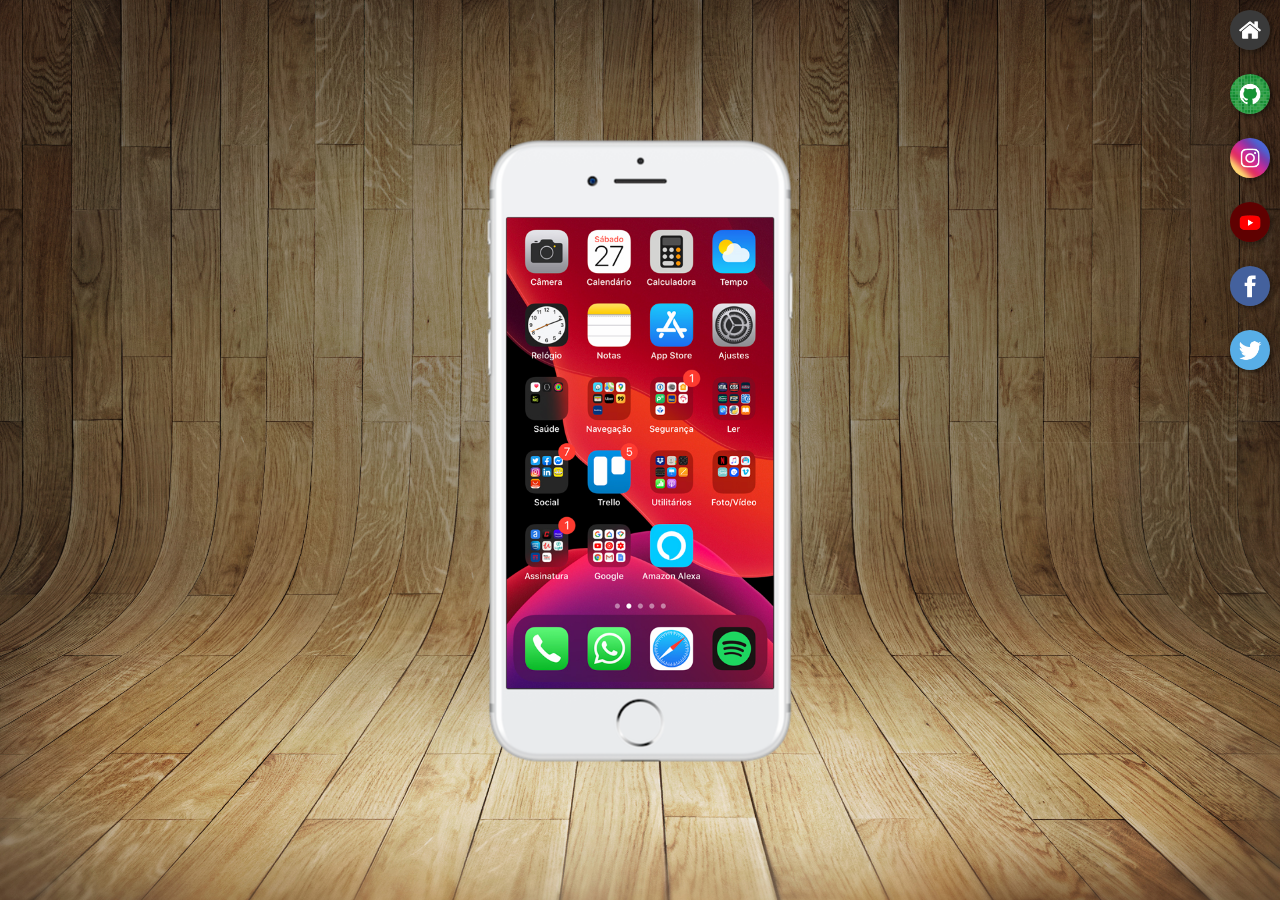
<file: index.html>
<!DOCTYPE html>
<html lang="pt-br">
<head>
    <meta charset="UTF-8">
    <meta name="viewport" content="width=device-width, initial-scale=1.0">
    <title>Projeto Redes Sociais</title>
    <link rel="shortcut icon" href="favicon.ico" type="image/x-icon">
    <link rel="stylesheet" href="estilos/style.css">
</head>
<body>
    <main>
        <section id="telefone">
            <iframe src="home.html" name="tela" id="tela" frameborder="0">
                Seu navegador não é compatível com isso.
            </iframe>
        </section>
        <section id="redes-sociais">
            <a href="home.html" target="tela"><img src="imagens/logo-home.jpg" alt="Home"></a><br>
            <a href="github.html" target="tela"><img src="imagens/logo-github.jpg" alt="Github"></a><br>
            <a href="instagran.html" target="tela"><img src="imagens/logo-instagram.jpg" alt="Instagran"></a><br>
            <a href="youtube.html" target="tela"><img src="imagens/logo-youtube.jpg" alt="YouTube"></a><br>
            <a href="facebook.html" target="tela"><img src="imagens/logo-facebook.jpg" alt="Facebook"></a><br>
            <a href="twitter.html" target="tela"><img src="imagens/logo-twitter.jpg" alt="Twitter"></a><br>

        </section>
    </main>
</body>
</html>
</file>
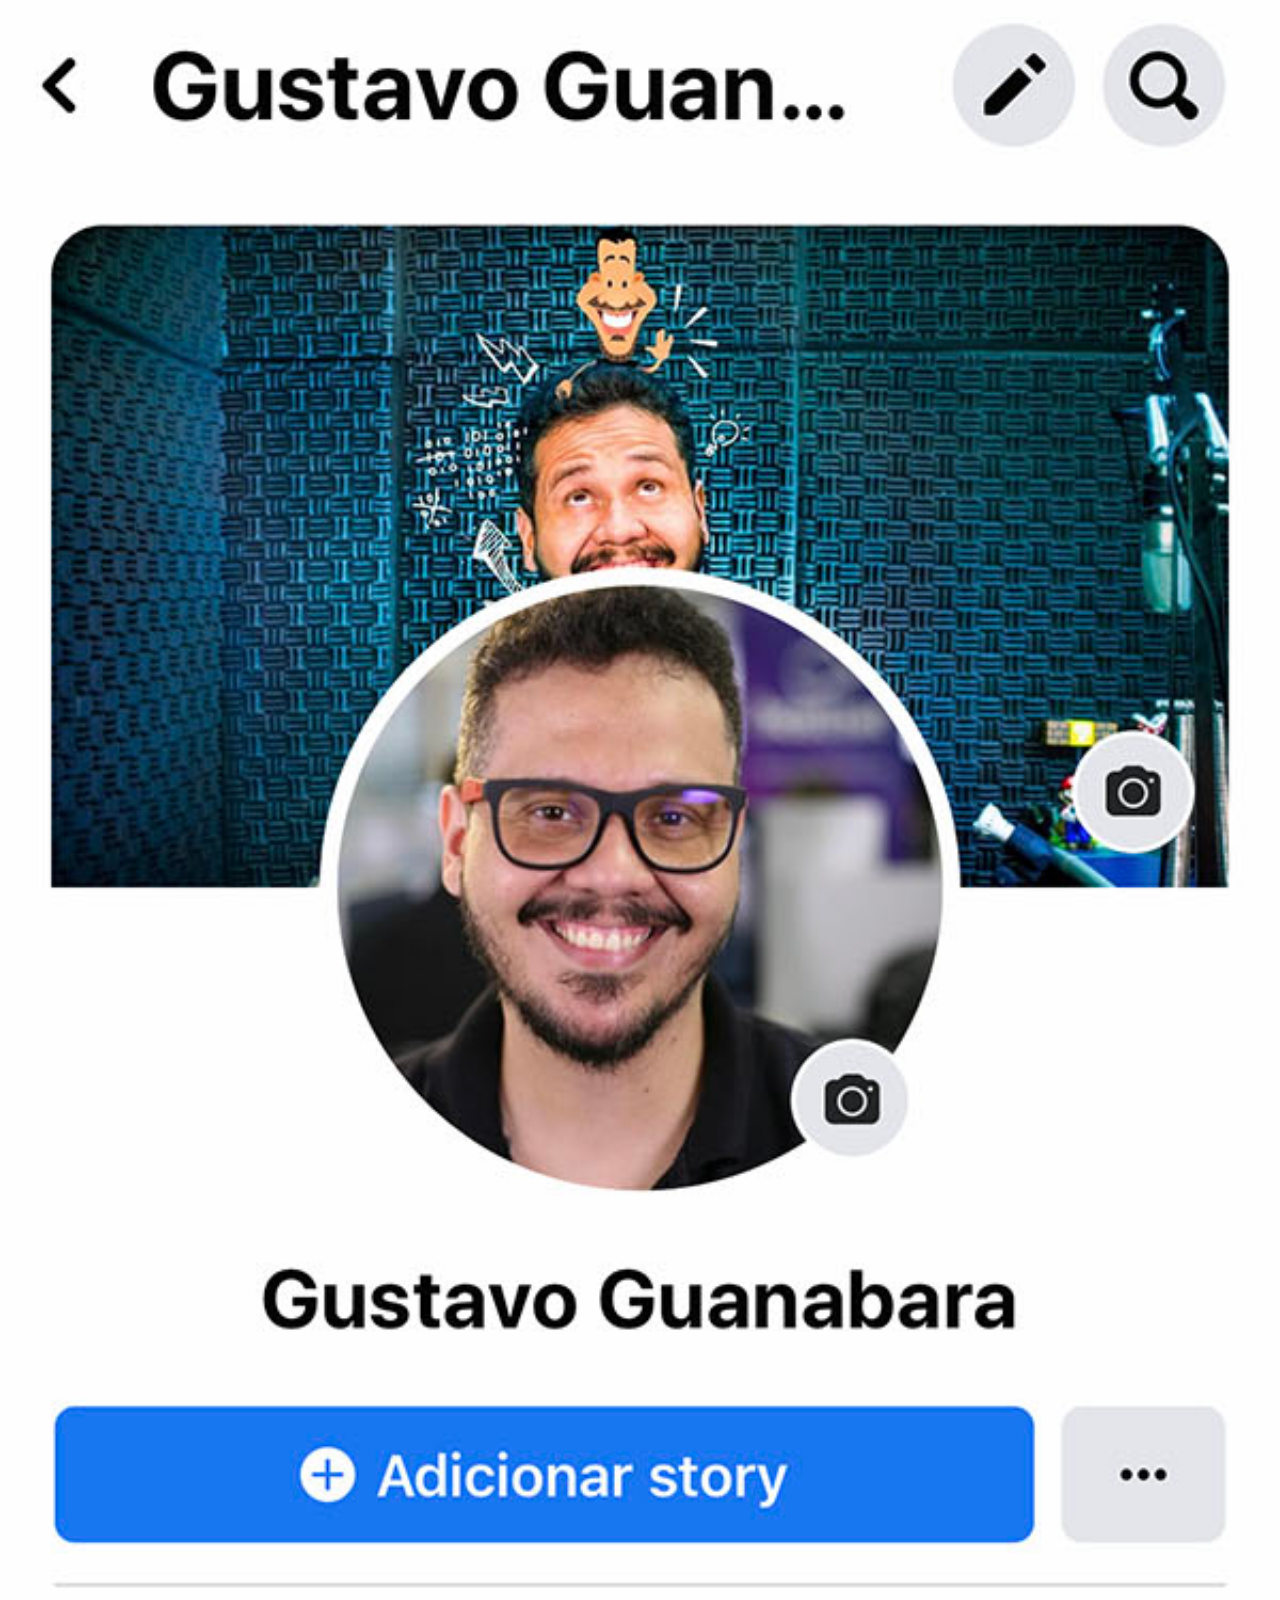
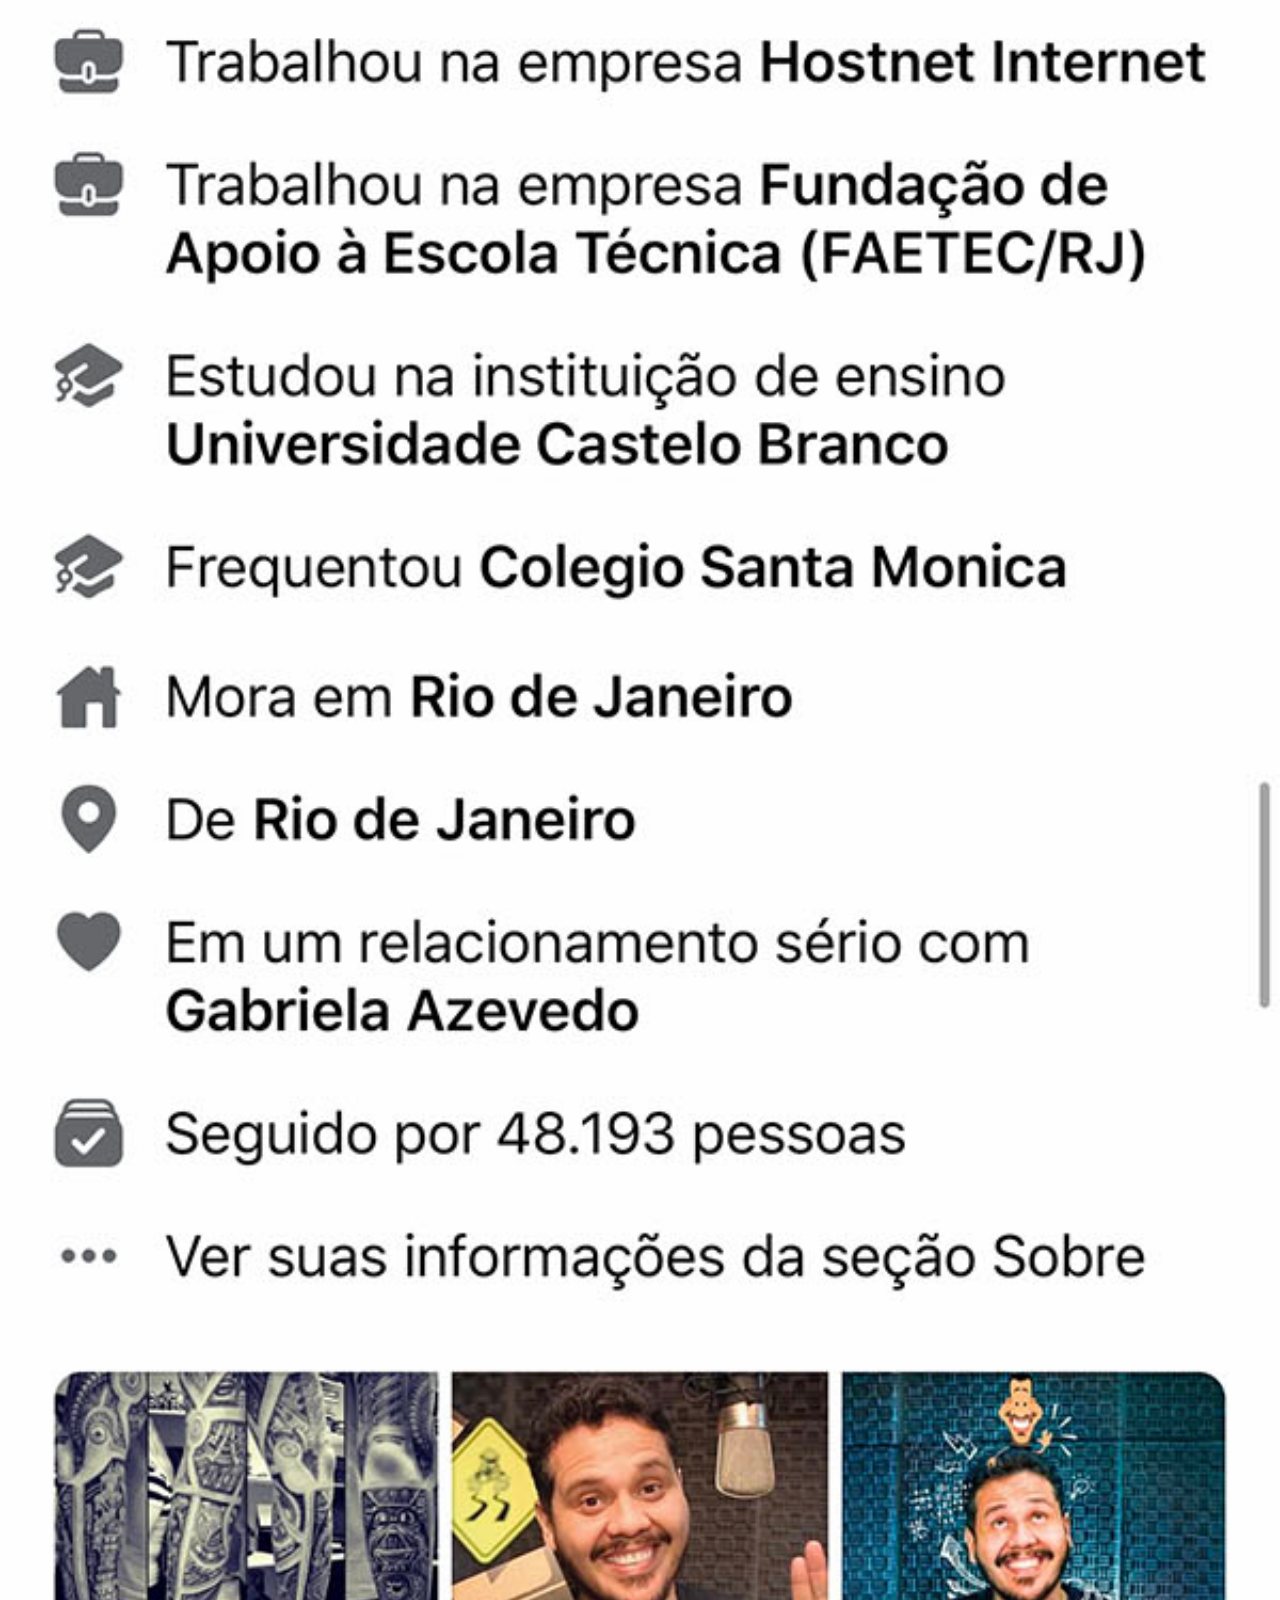
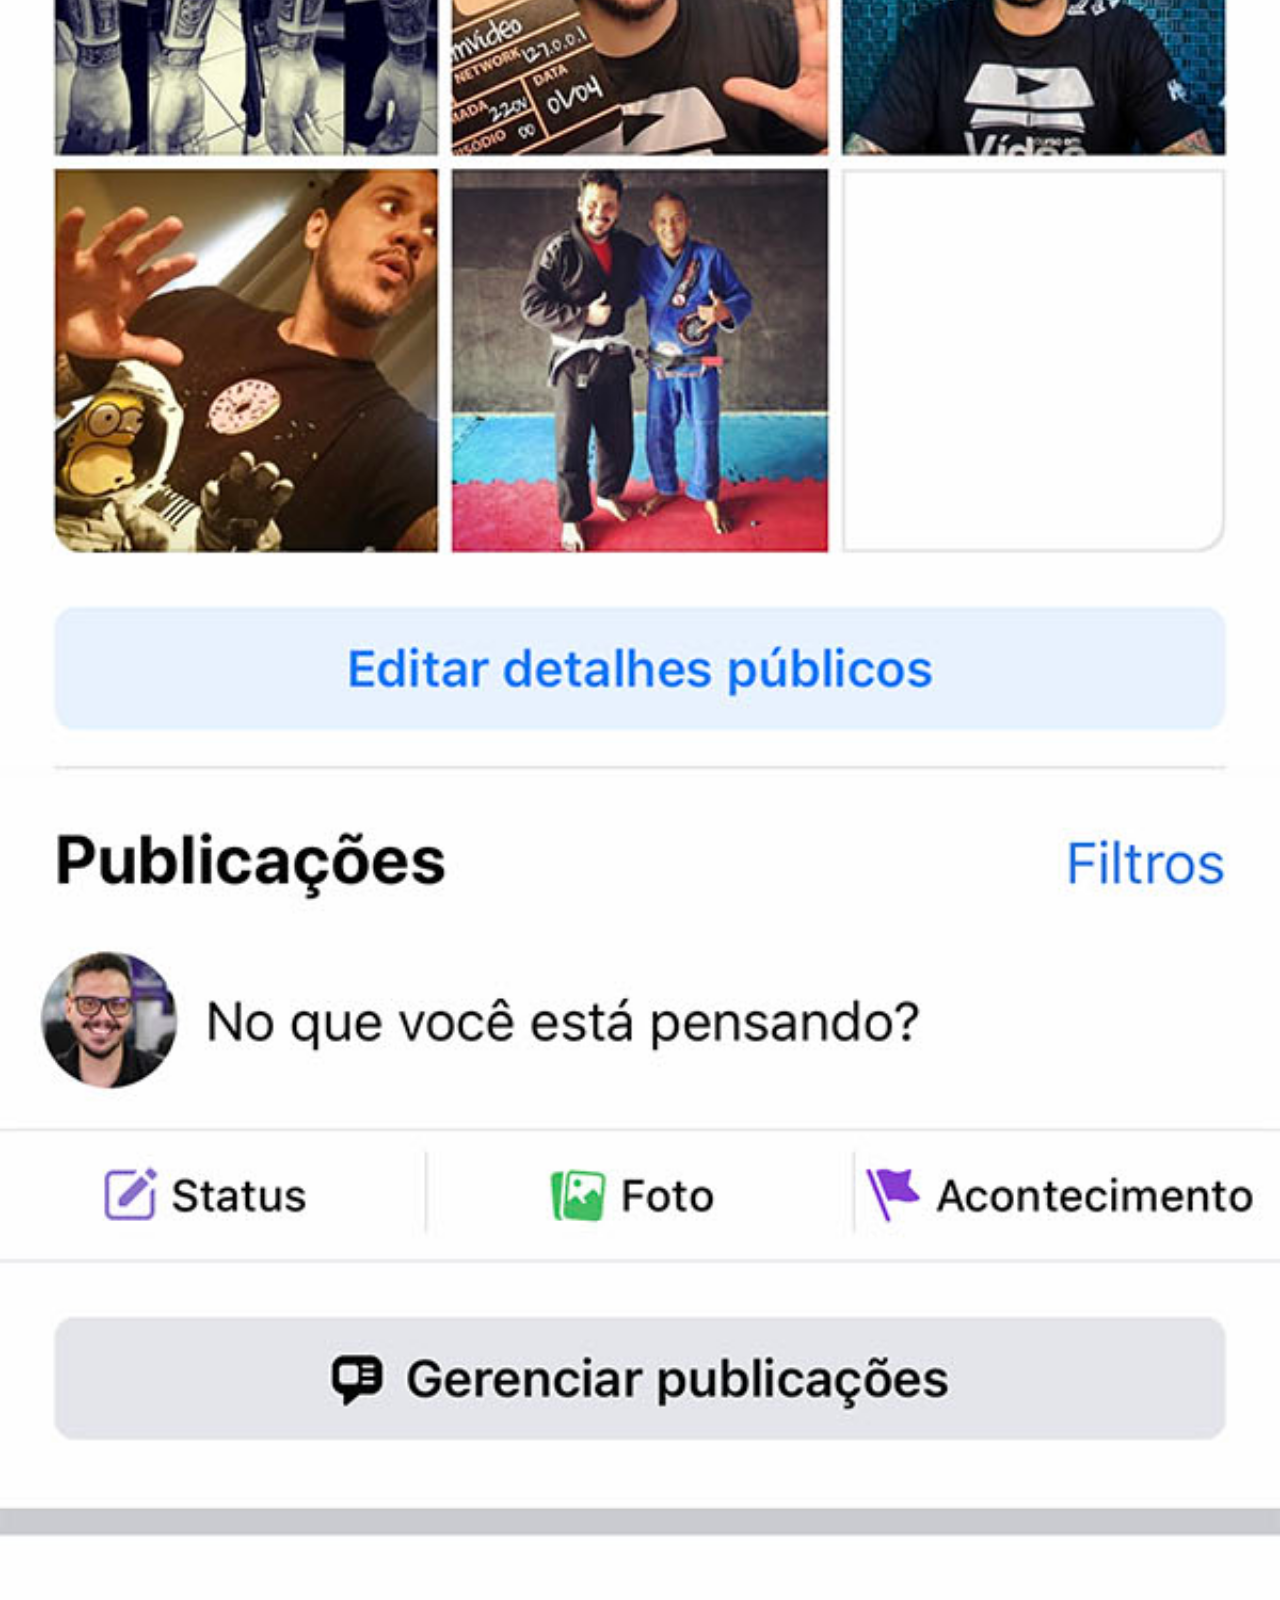
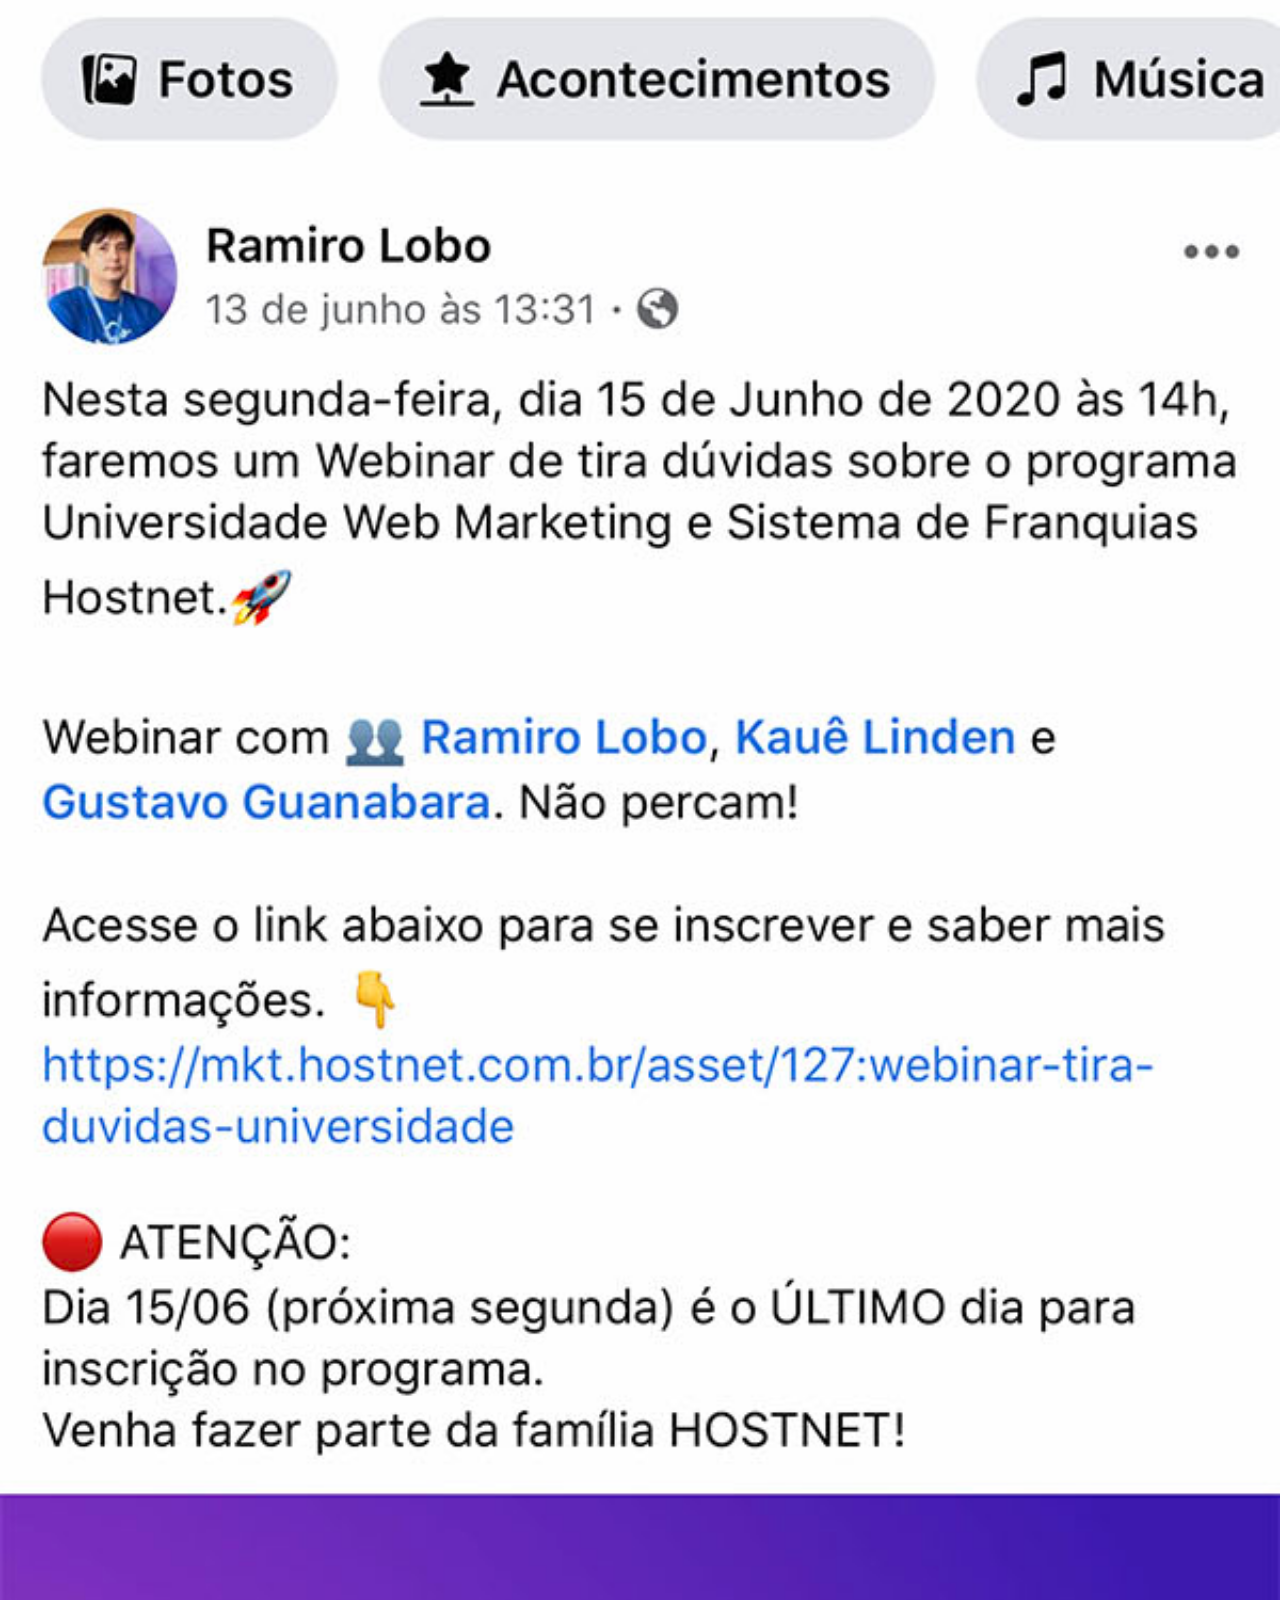
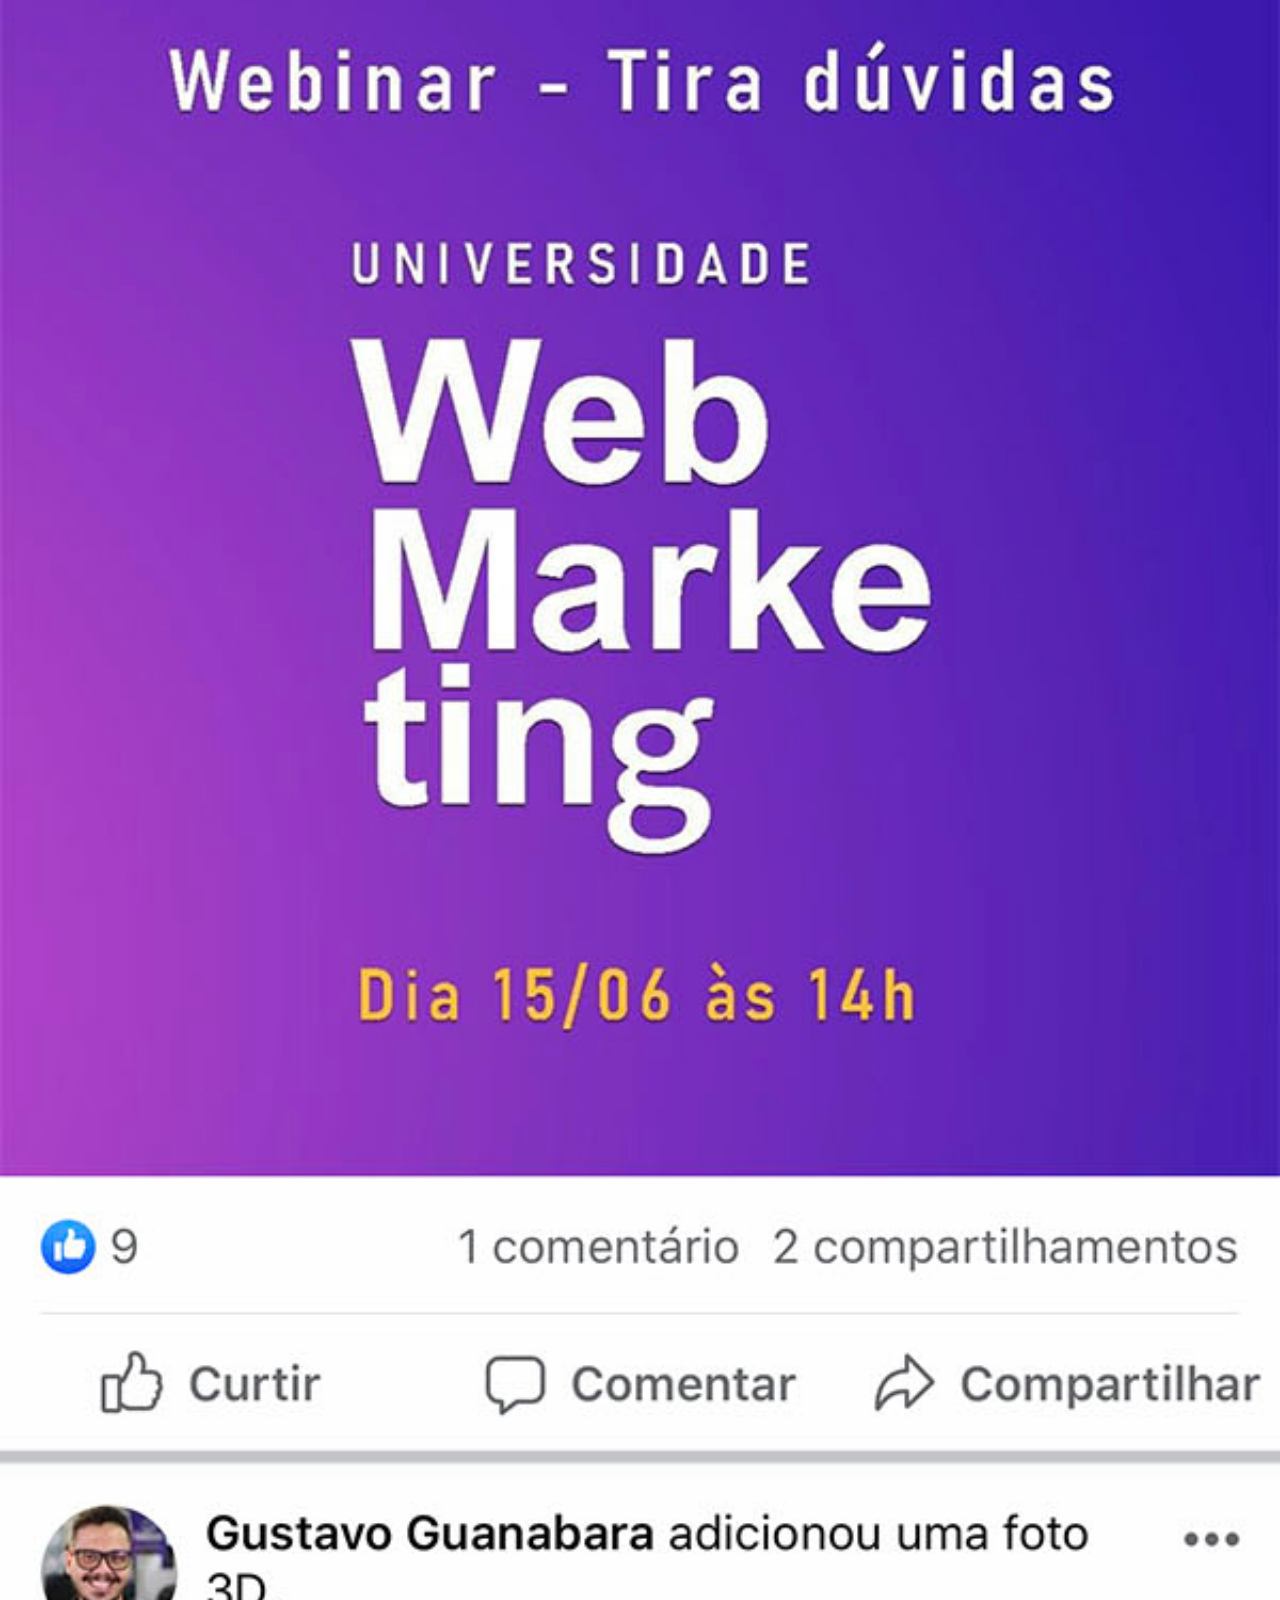
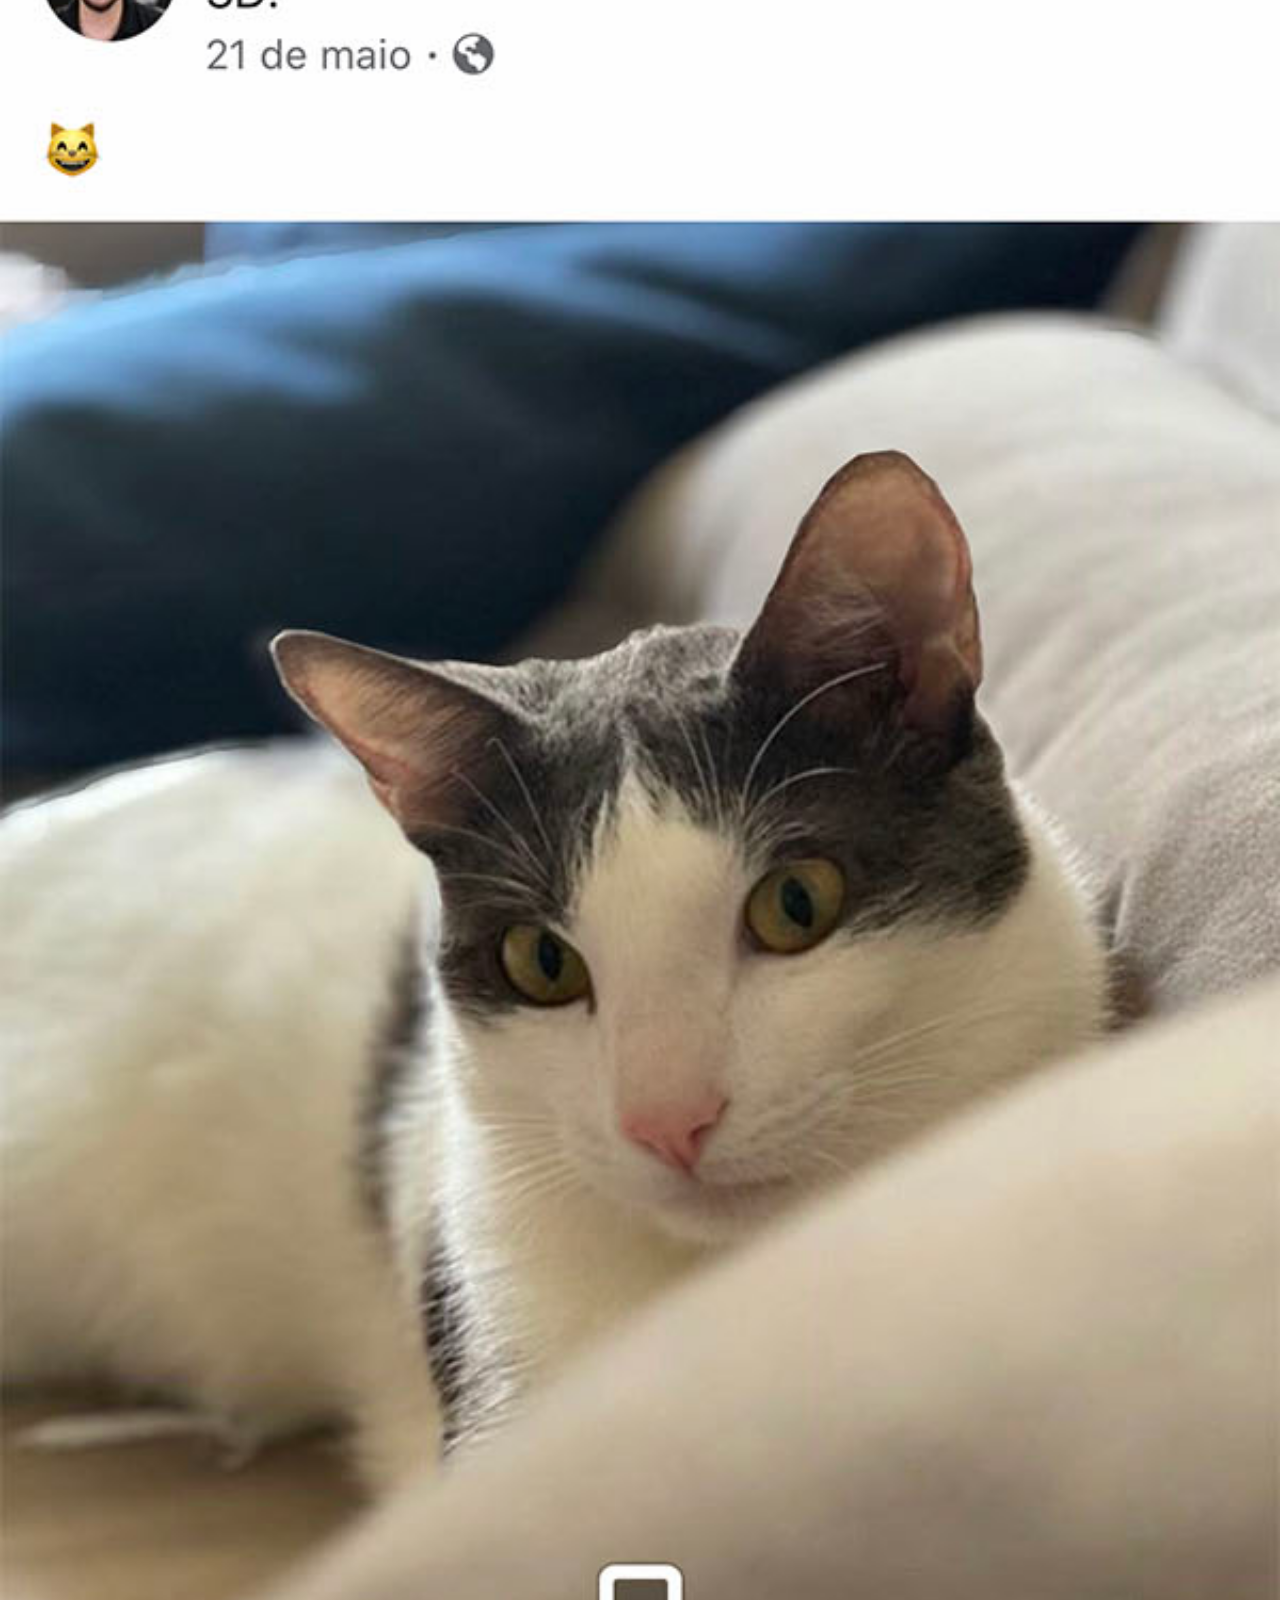
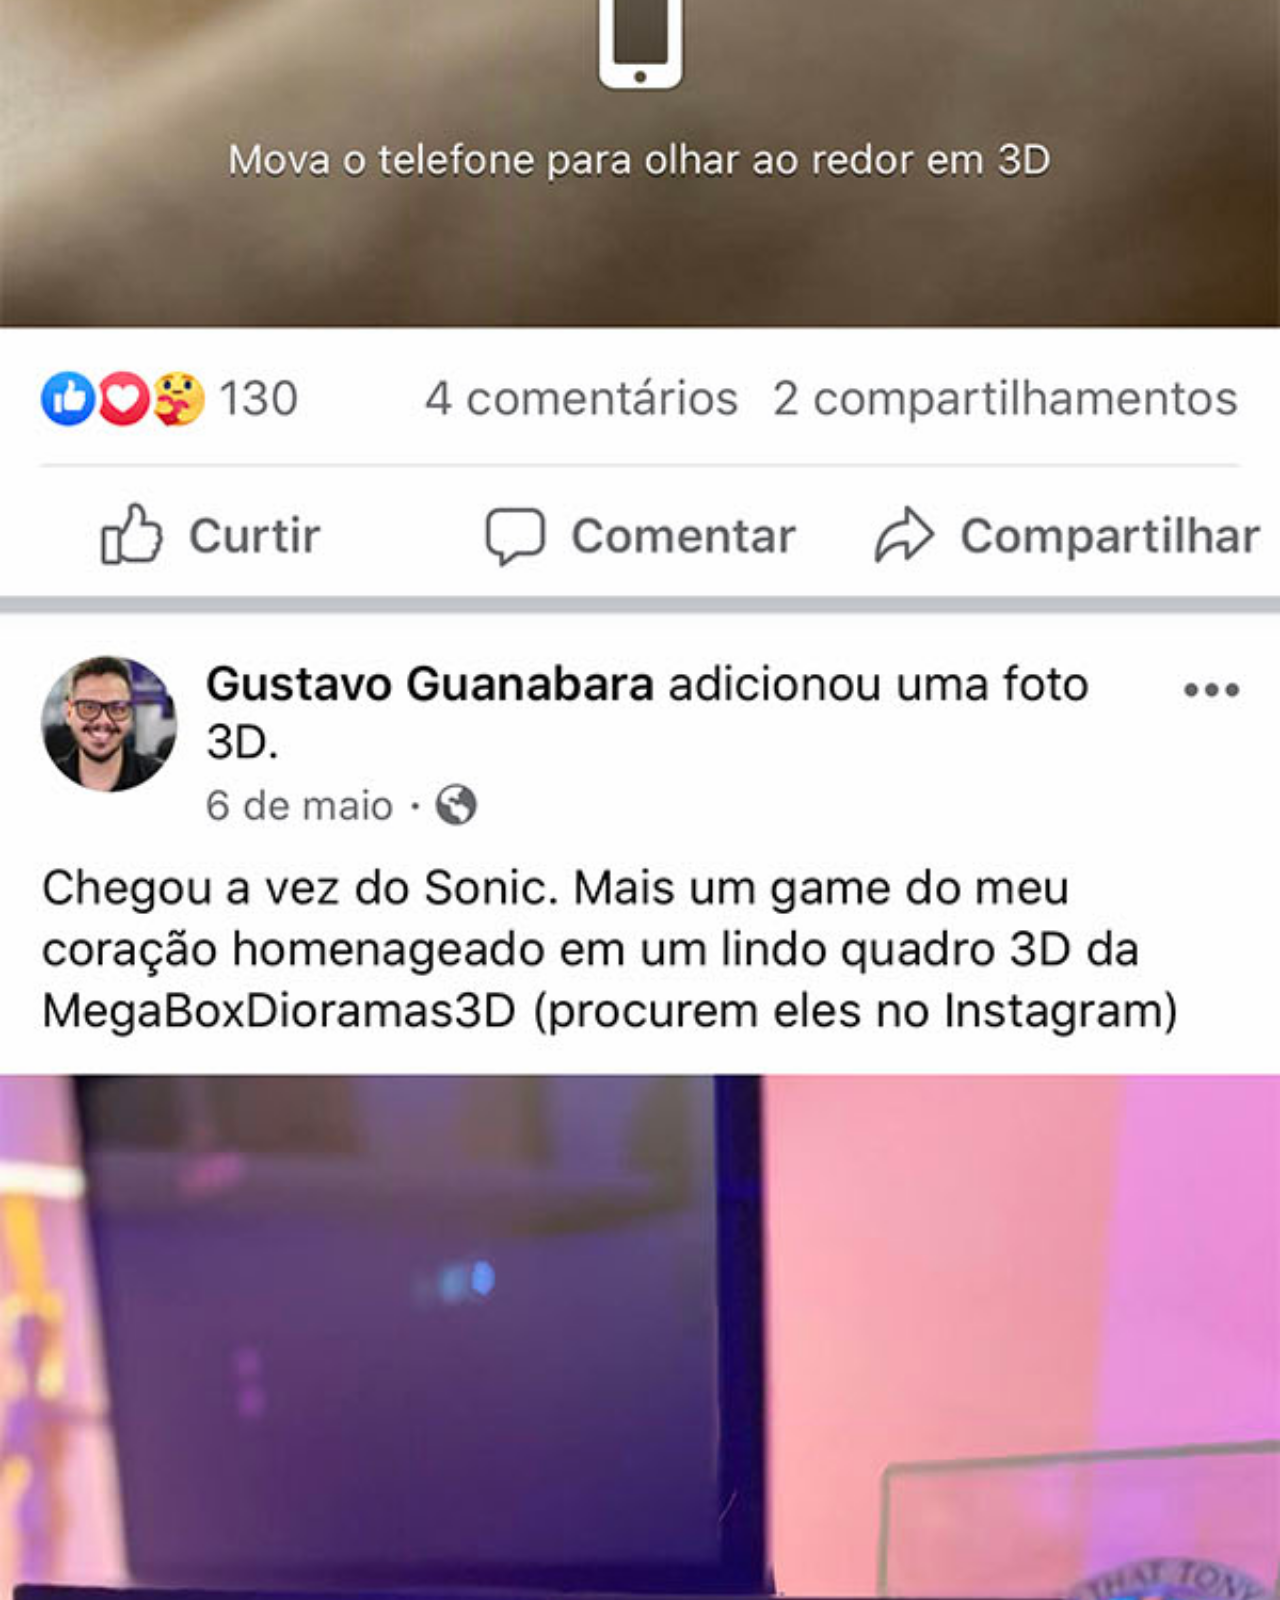
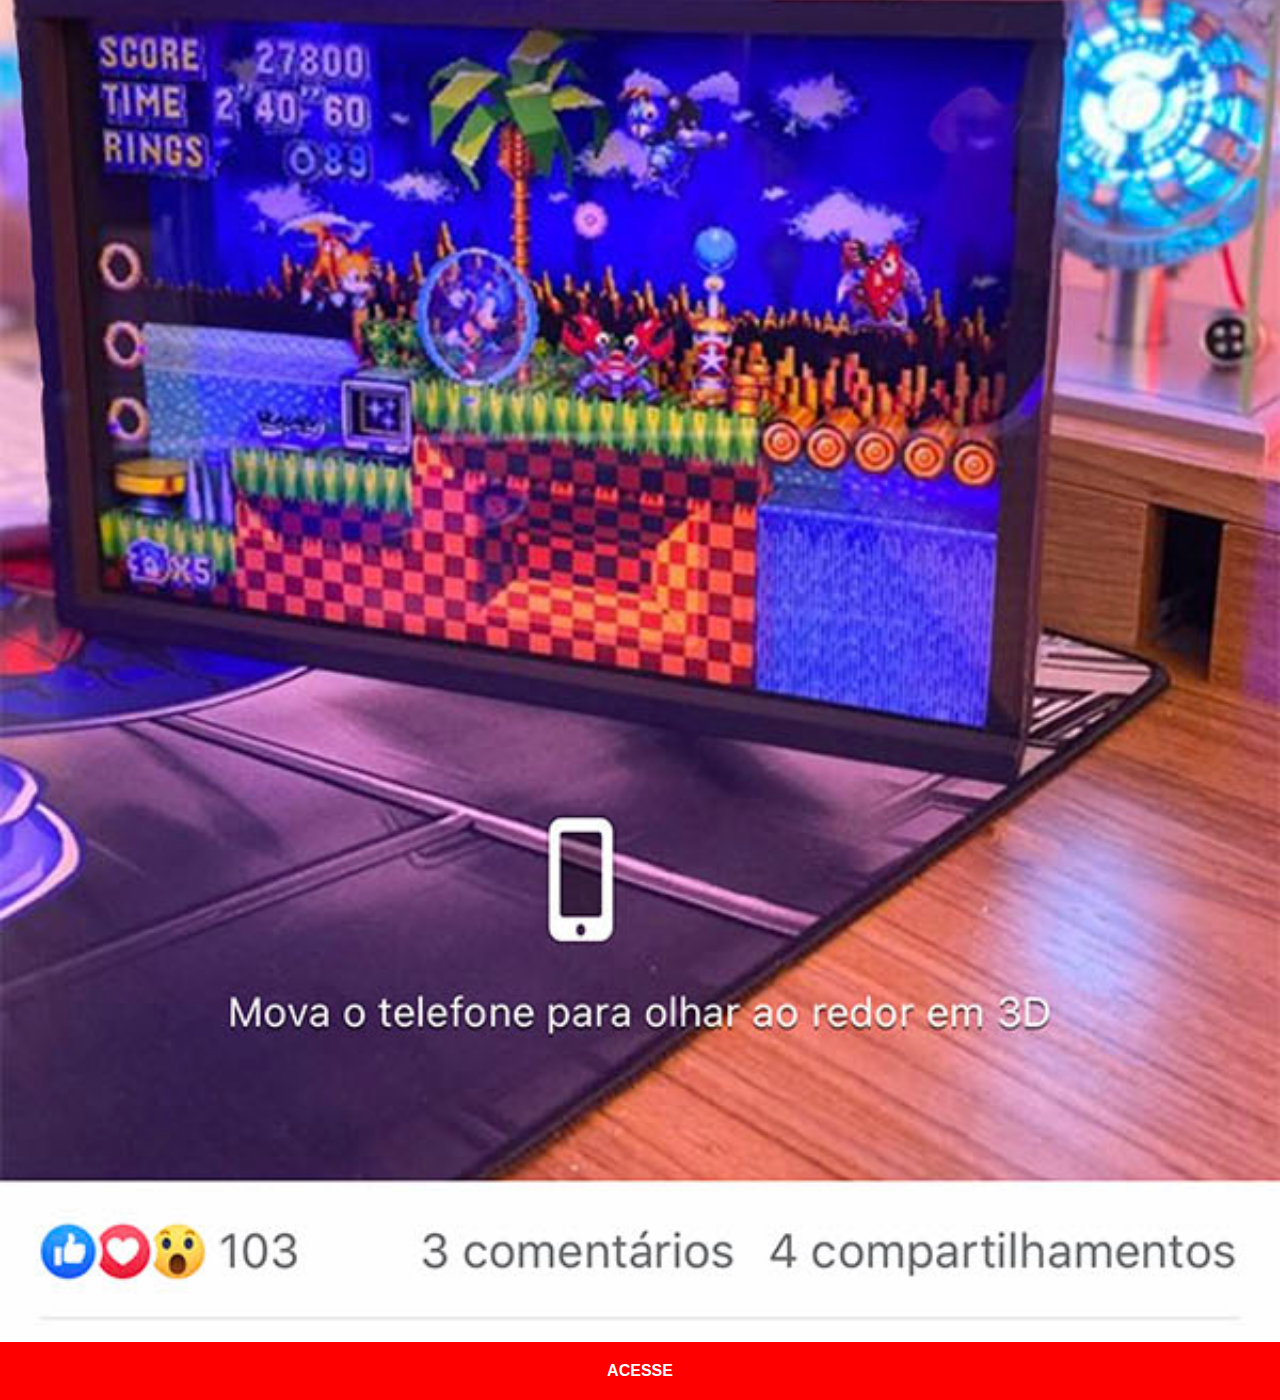
<file: facebook.html>
<!DOCTYPE html>
<html lang="pt-br">
<head>
    <meta charset="UTF-8">
    <meta name="viewport" content="width=device-width, initial-scale=1.0">
    <title>Facebook</title>
    <link rel="stylesheet" href="estilos/social.css">
</head>
<body>
    <img src="imagens/tela-facebook.jpg" alt="Facebook">
    <a href="https://www.facebook.com/gustavoguanabara/?locale=pt_BR" target="_blank">ACESSE</a>
</body>
</html>
</file>
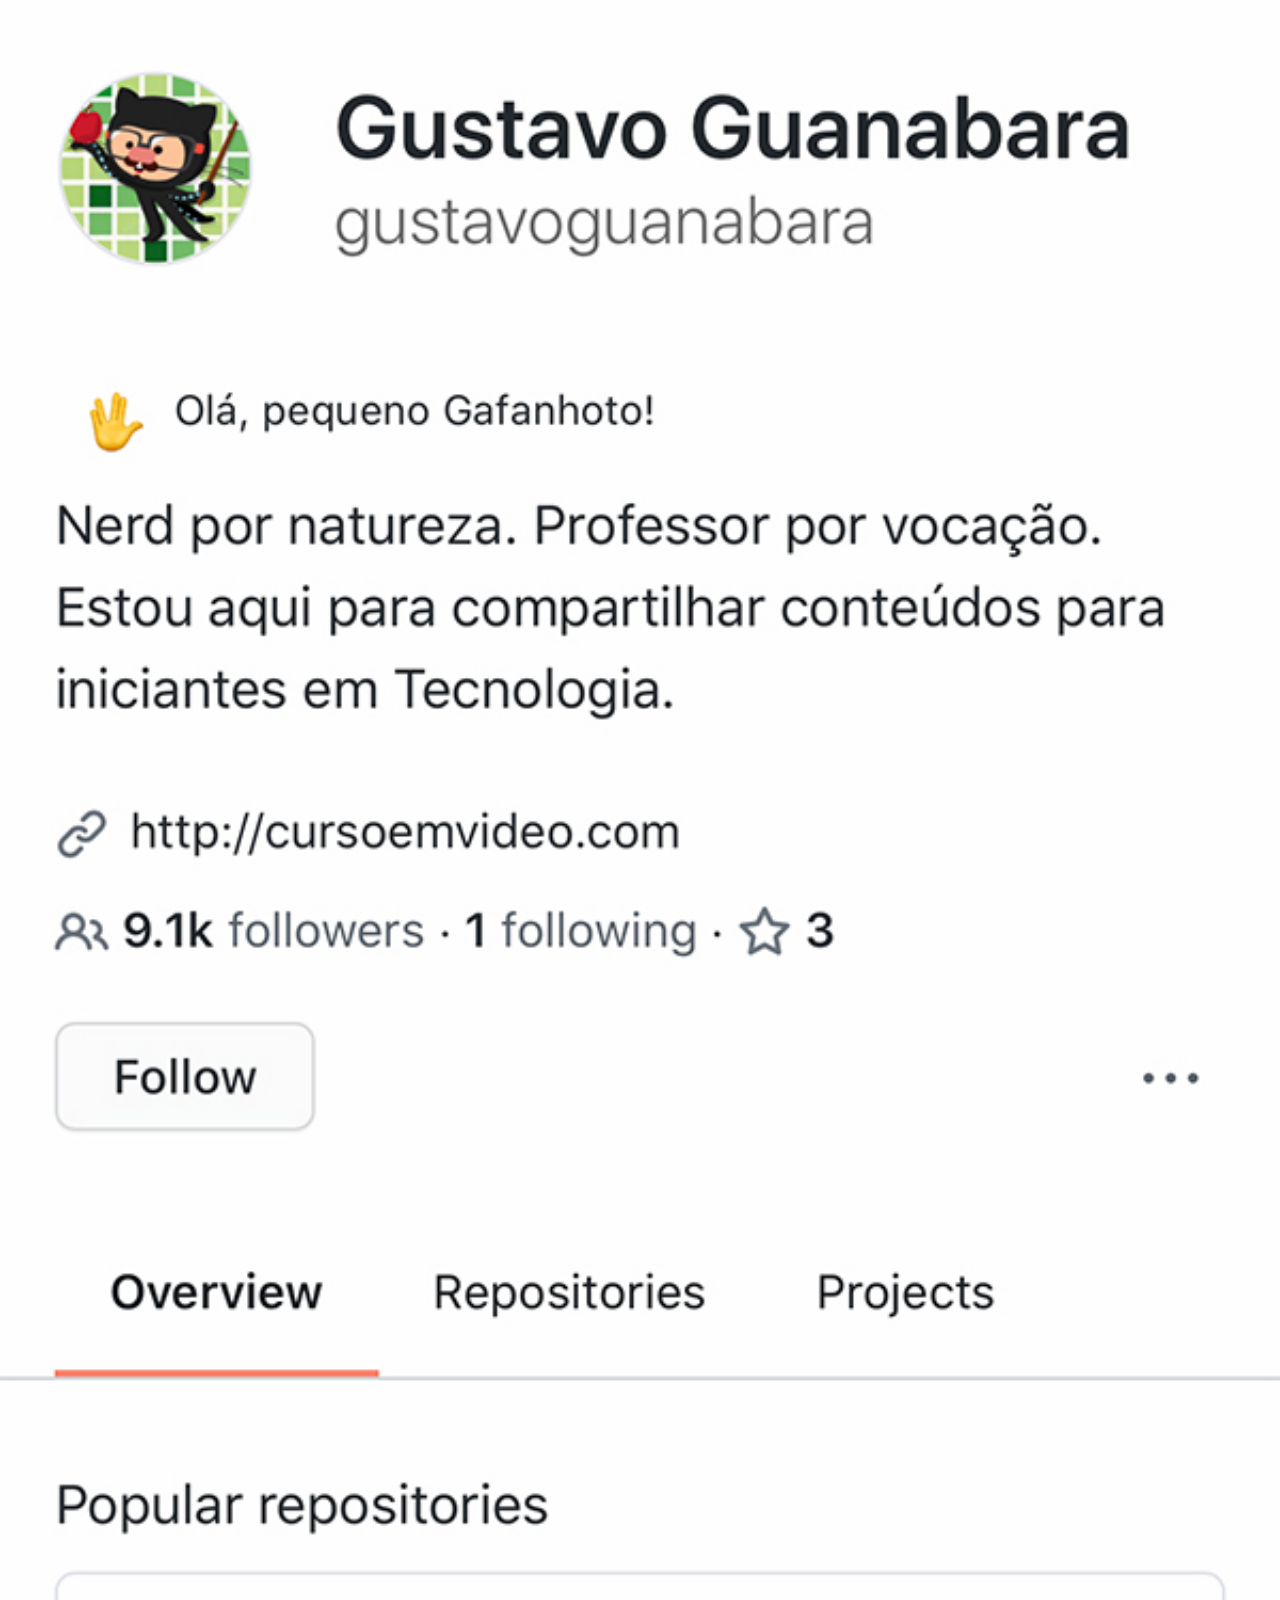
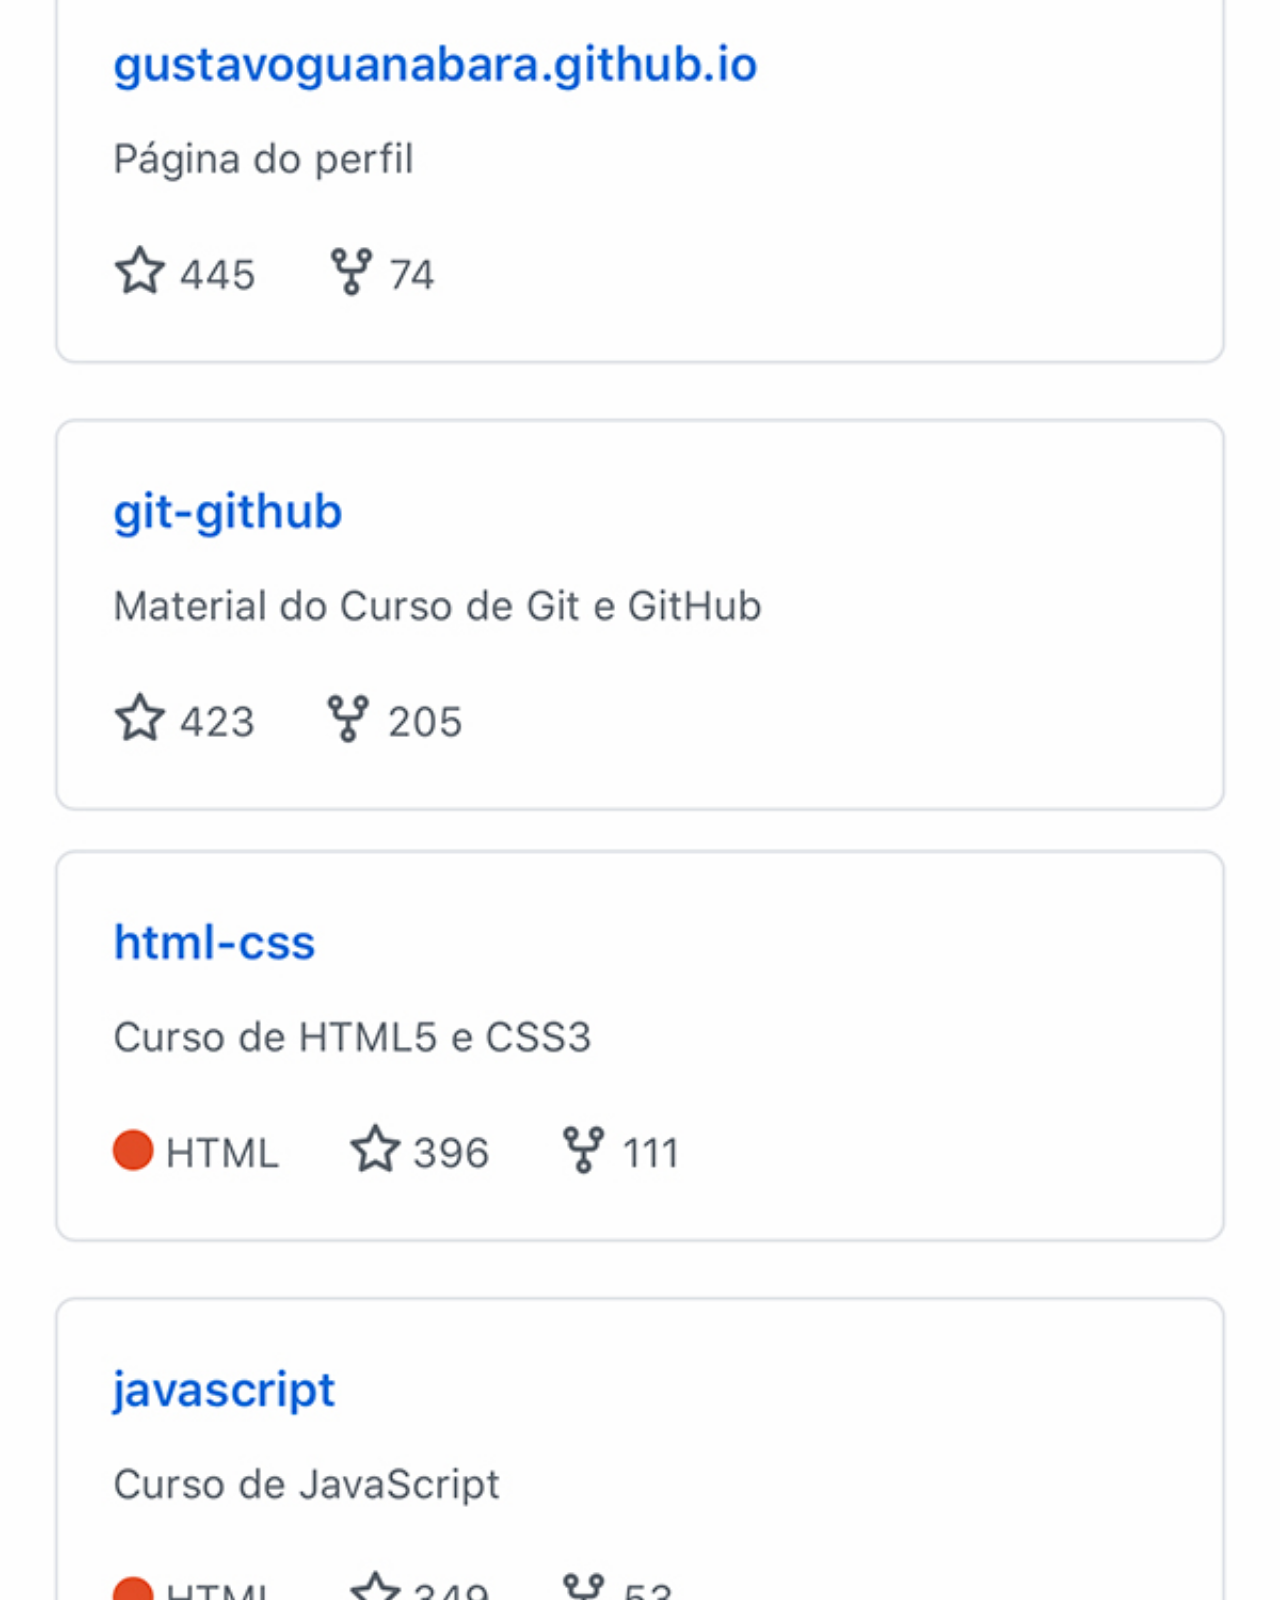
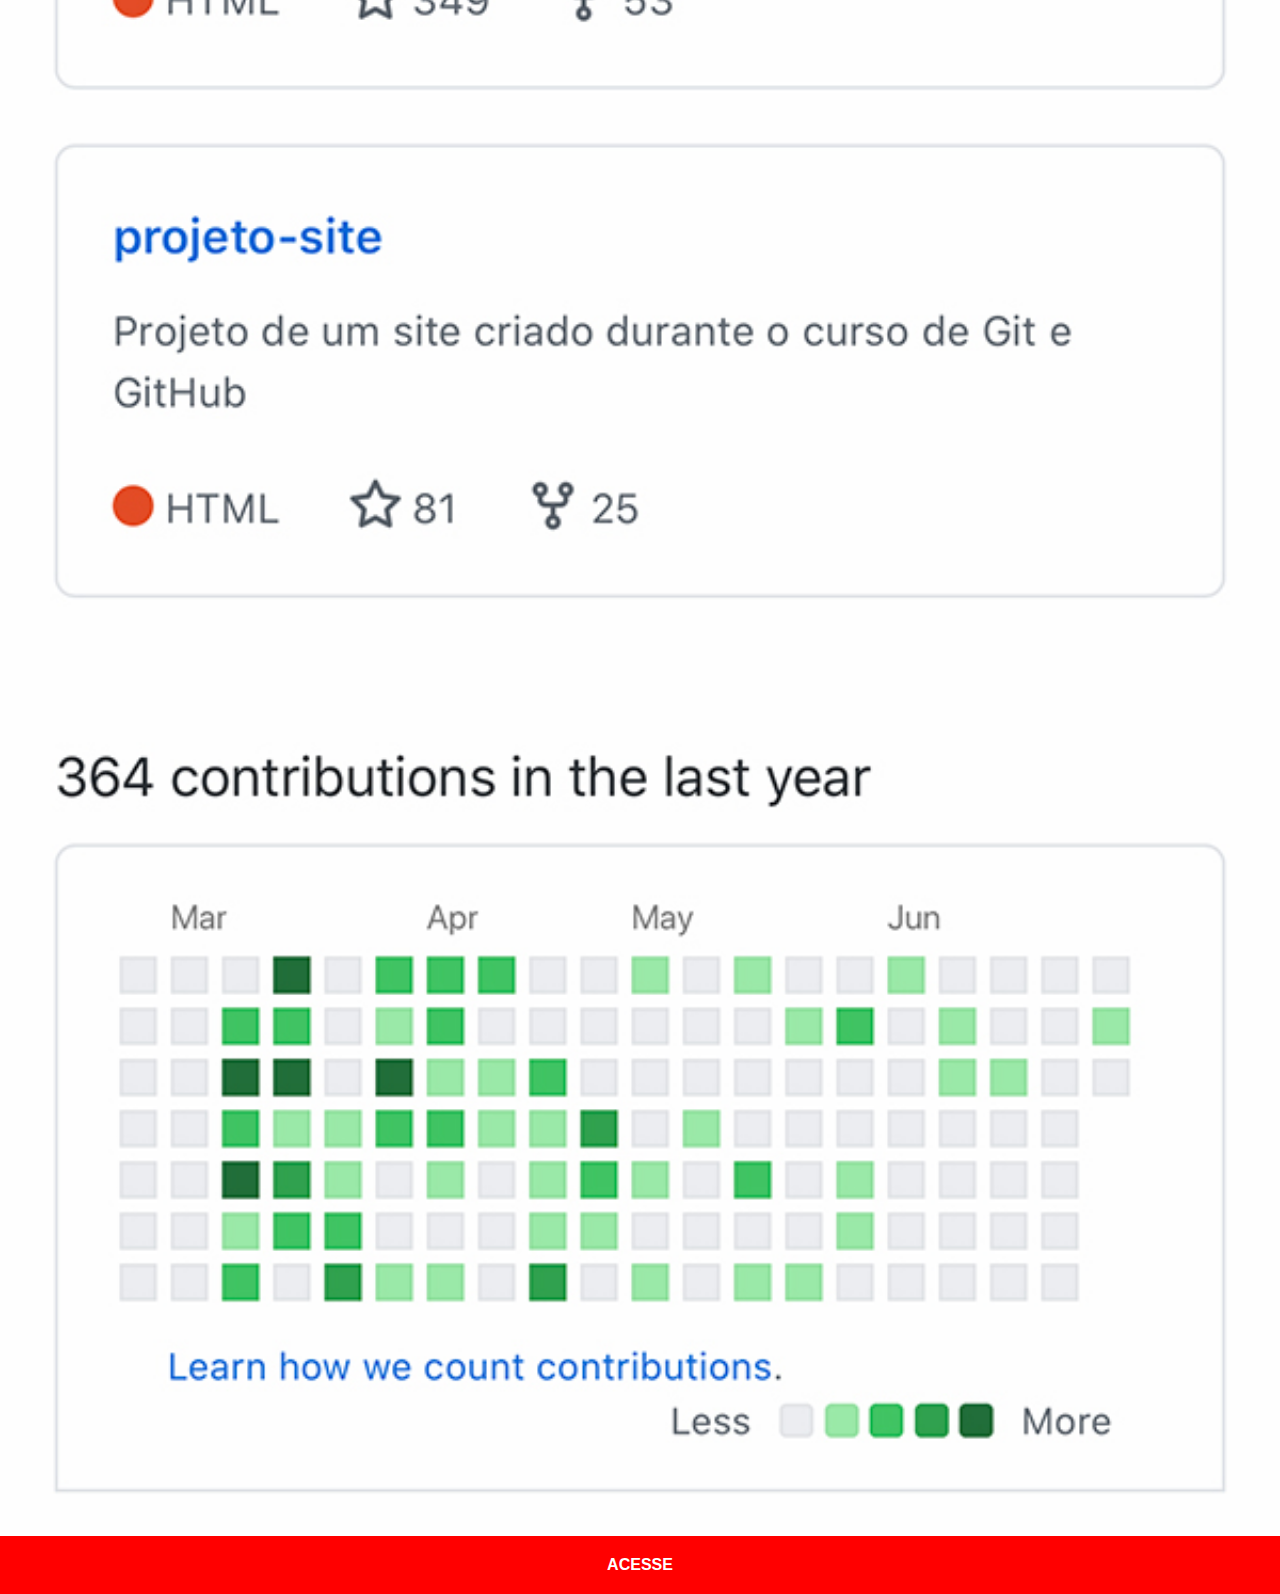
<file: github.html>
<!DOCTYPE html>
<html lang="pt-br">
<head>
    <meta charset="UTF-8">
    <meta name="viewport" content="width=device-width, initial-scale=1.0">
    <title>GitHub</title>
    <link rel="stylesheet" href="estilos/social.css">
</head>
<body>
    <img src="imagens/tela-github.jpg" alt="GitHub">
    <a href="https://github.com/gustavoguanabara" target="_blank">ACESSE</a>
</body>
</html>
</file>
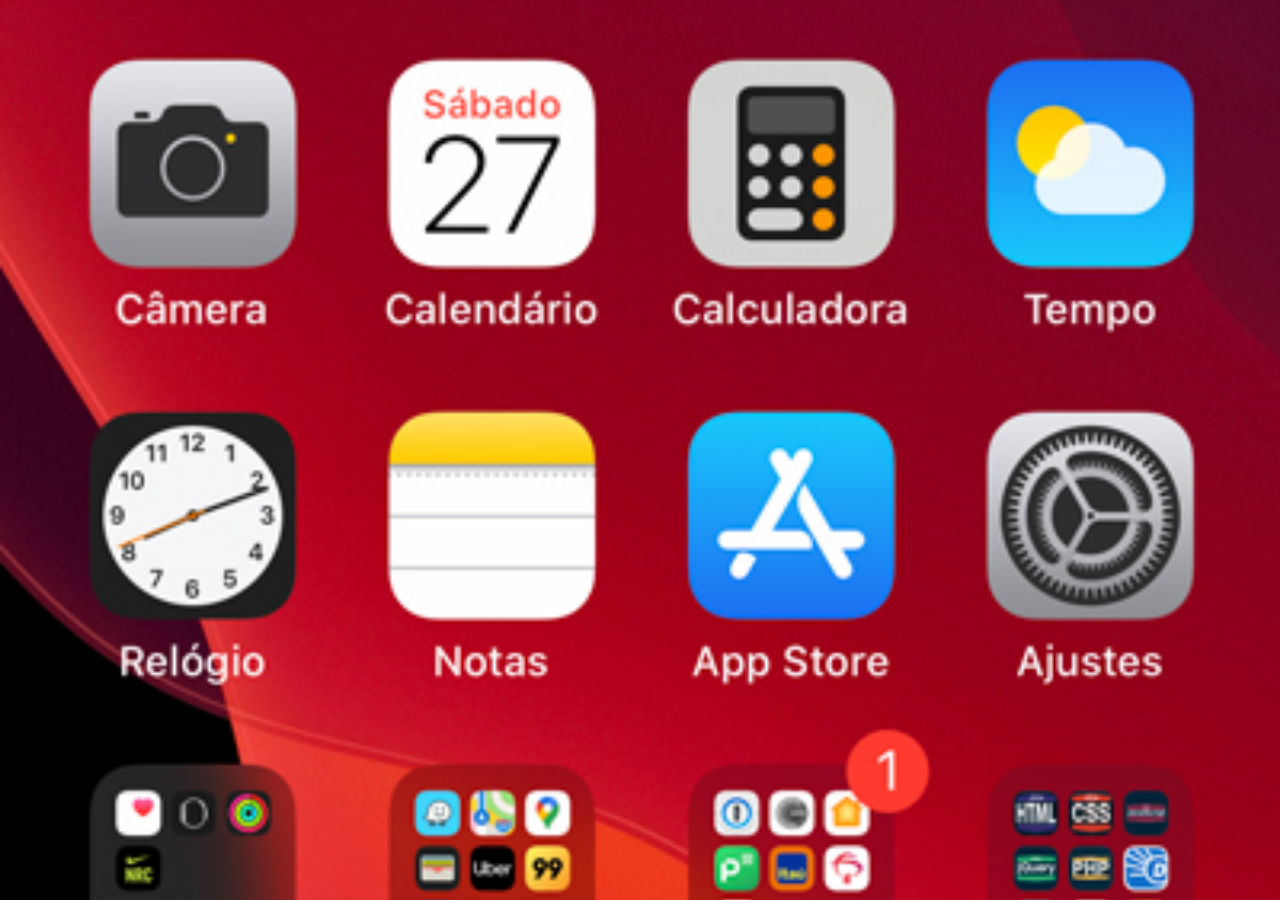
<file: home.html>
<!DOCTYPE html>
<html lang="pt-br">
<head>
    <meta charset="UTF-8">
    <meta name="viewport" content="width=device-width, initial-scale=1.0">
    <title>Home</title>
</head>
<style>
    *{
        margin: 0px;
        padding: 0px;
    }

    body{
        width: 100vw;
        height: 100vh;
        background: black url(imagens/tela-home.jpg) no-repeat top center;
        background-size: cover;
    }
</style>
<body>
    
</body>
</html>
</file>
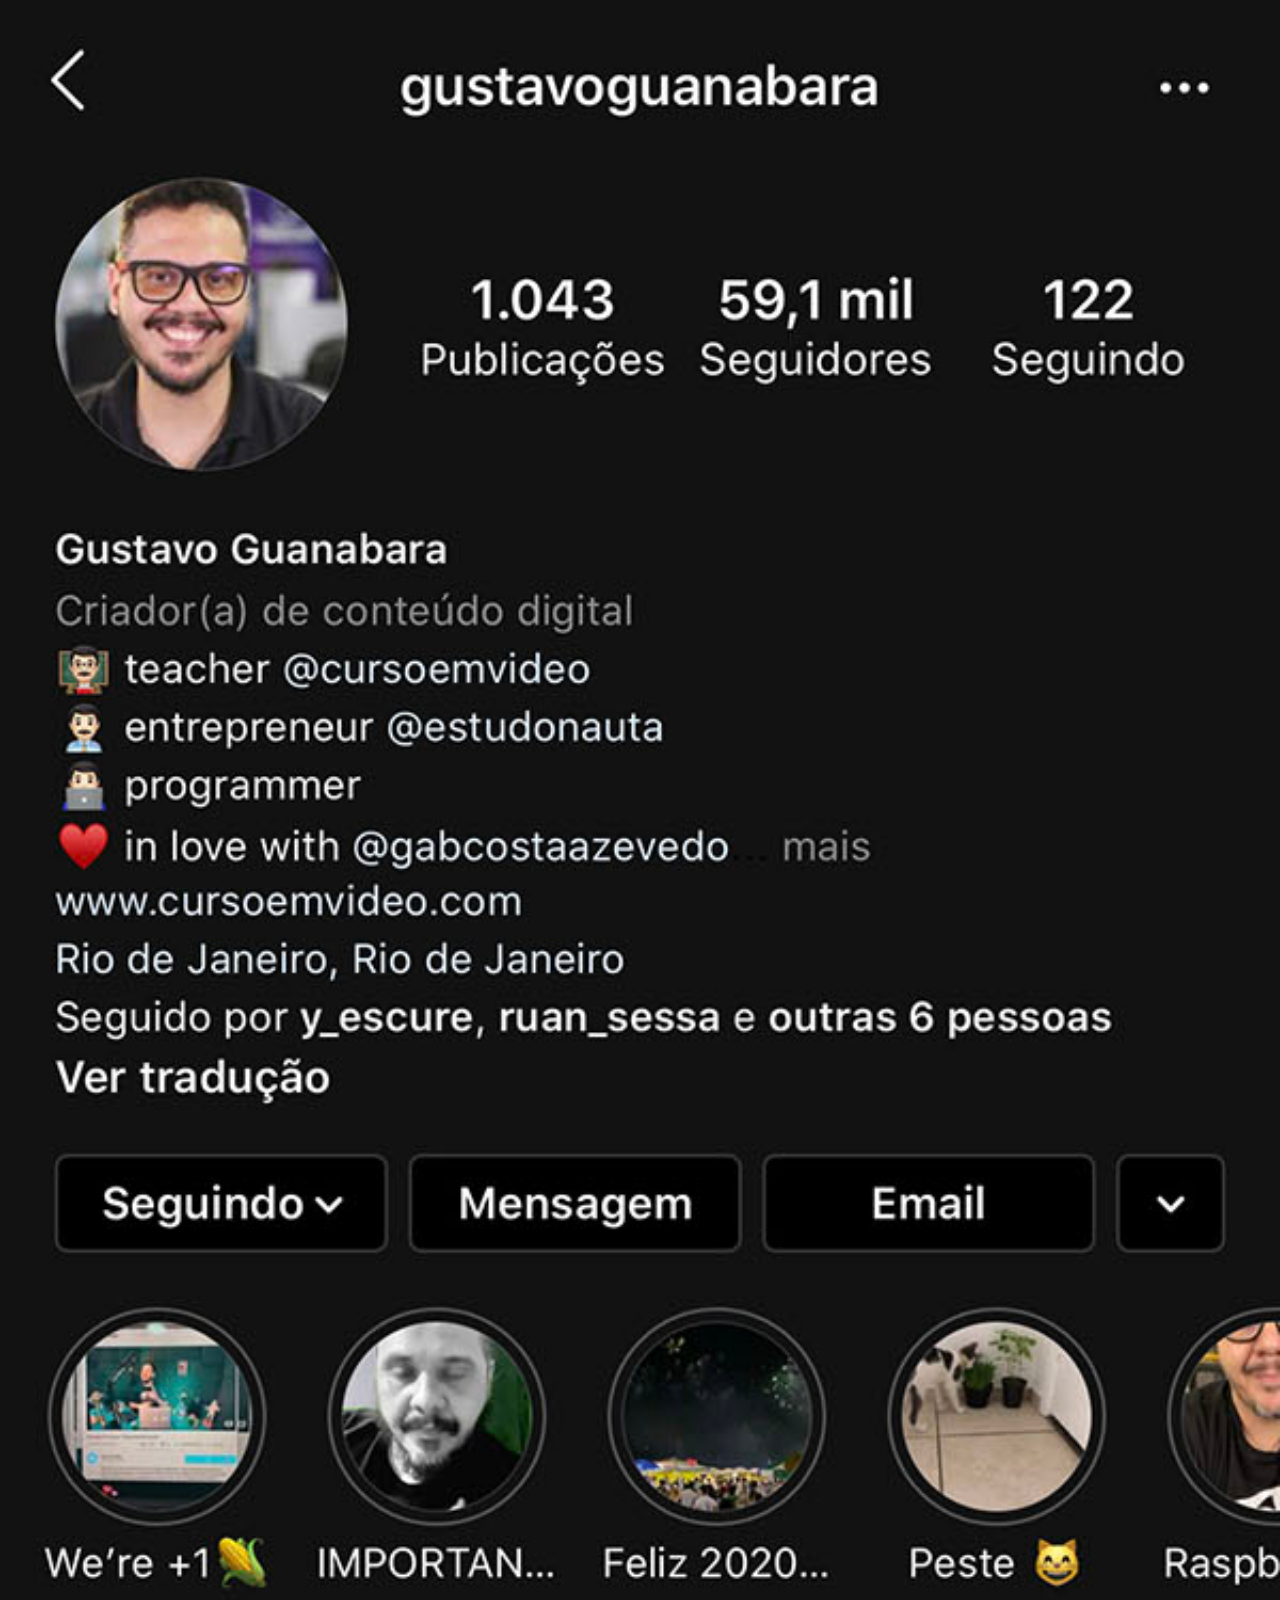
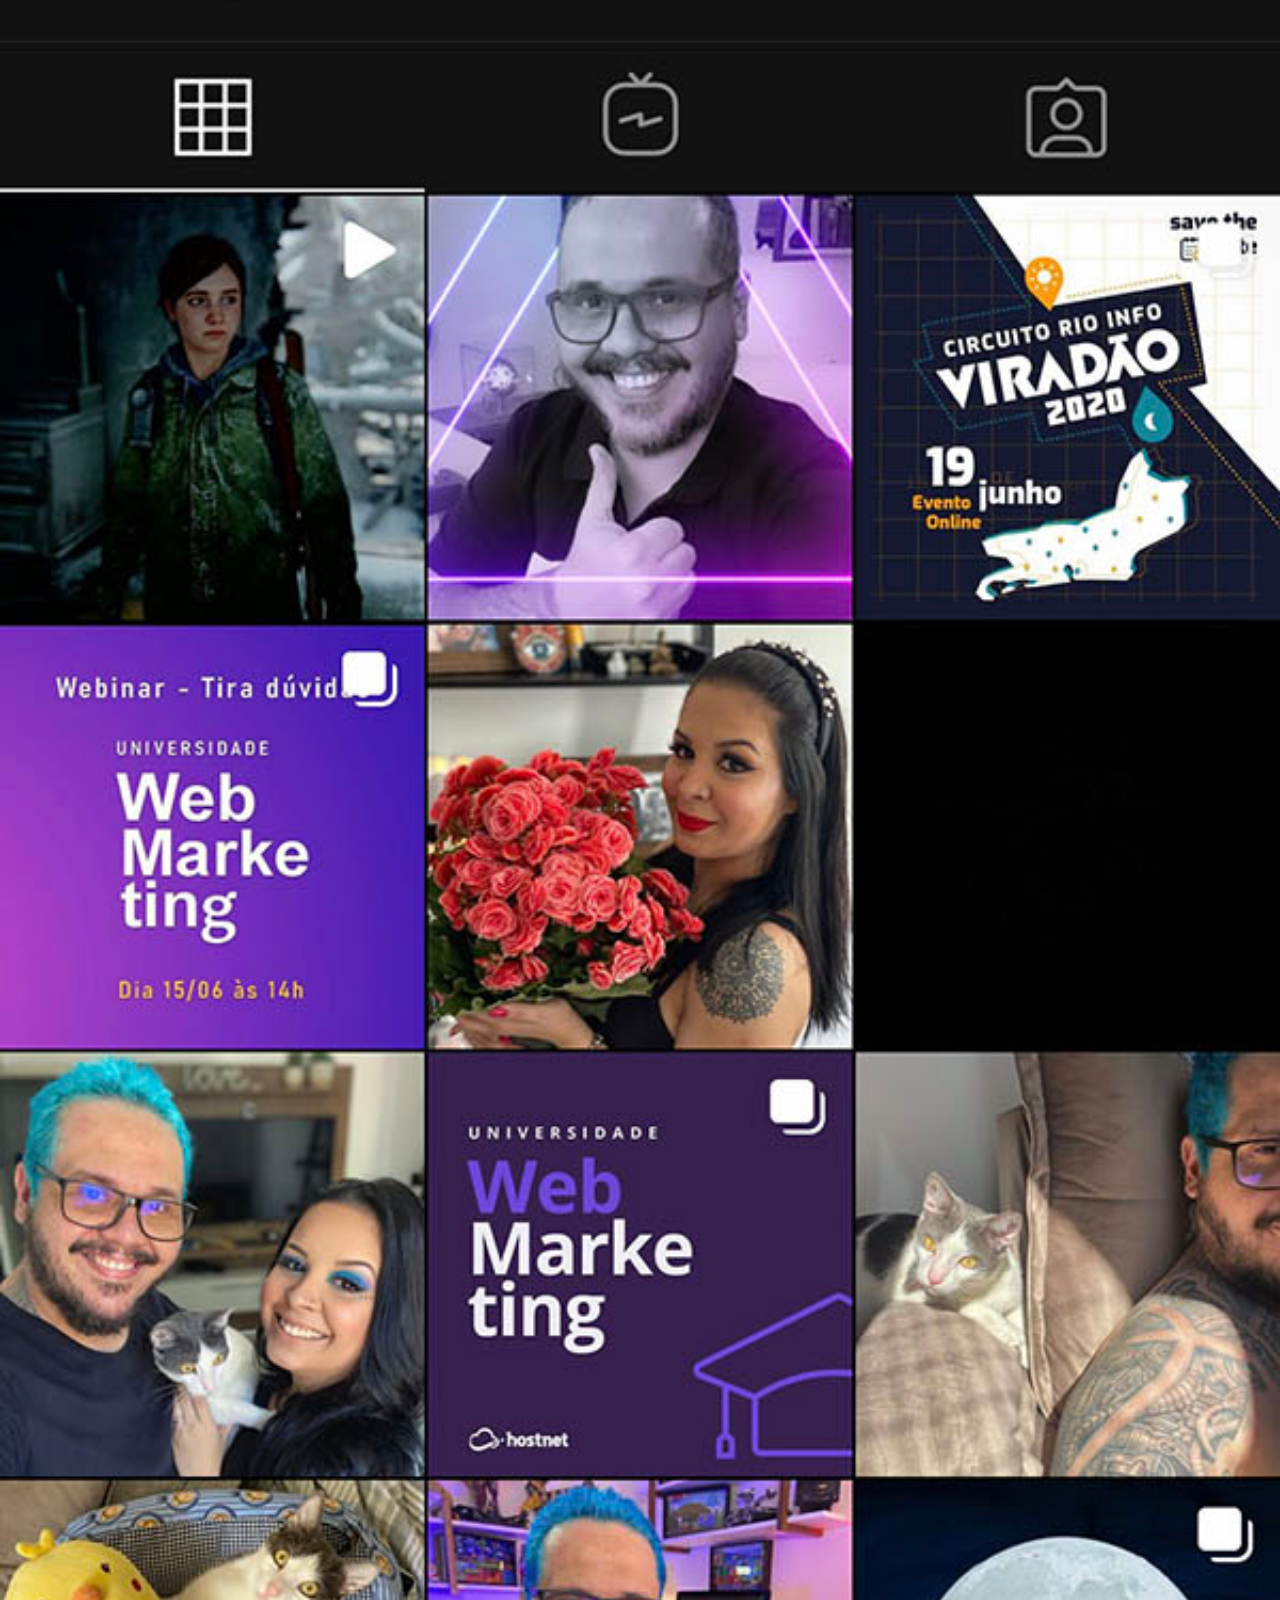
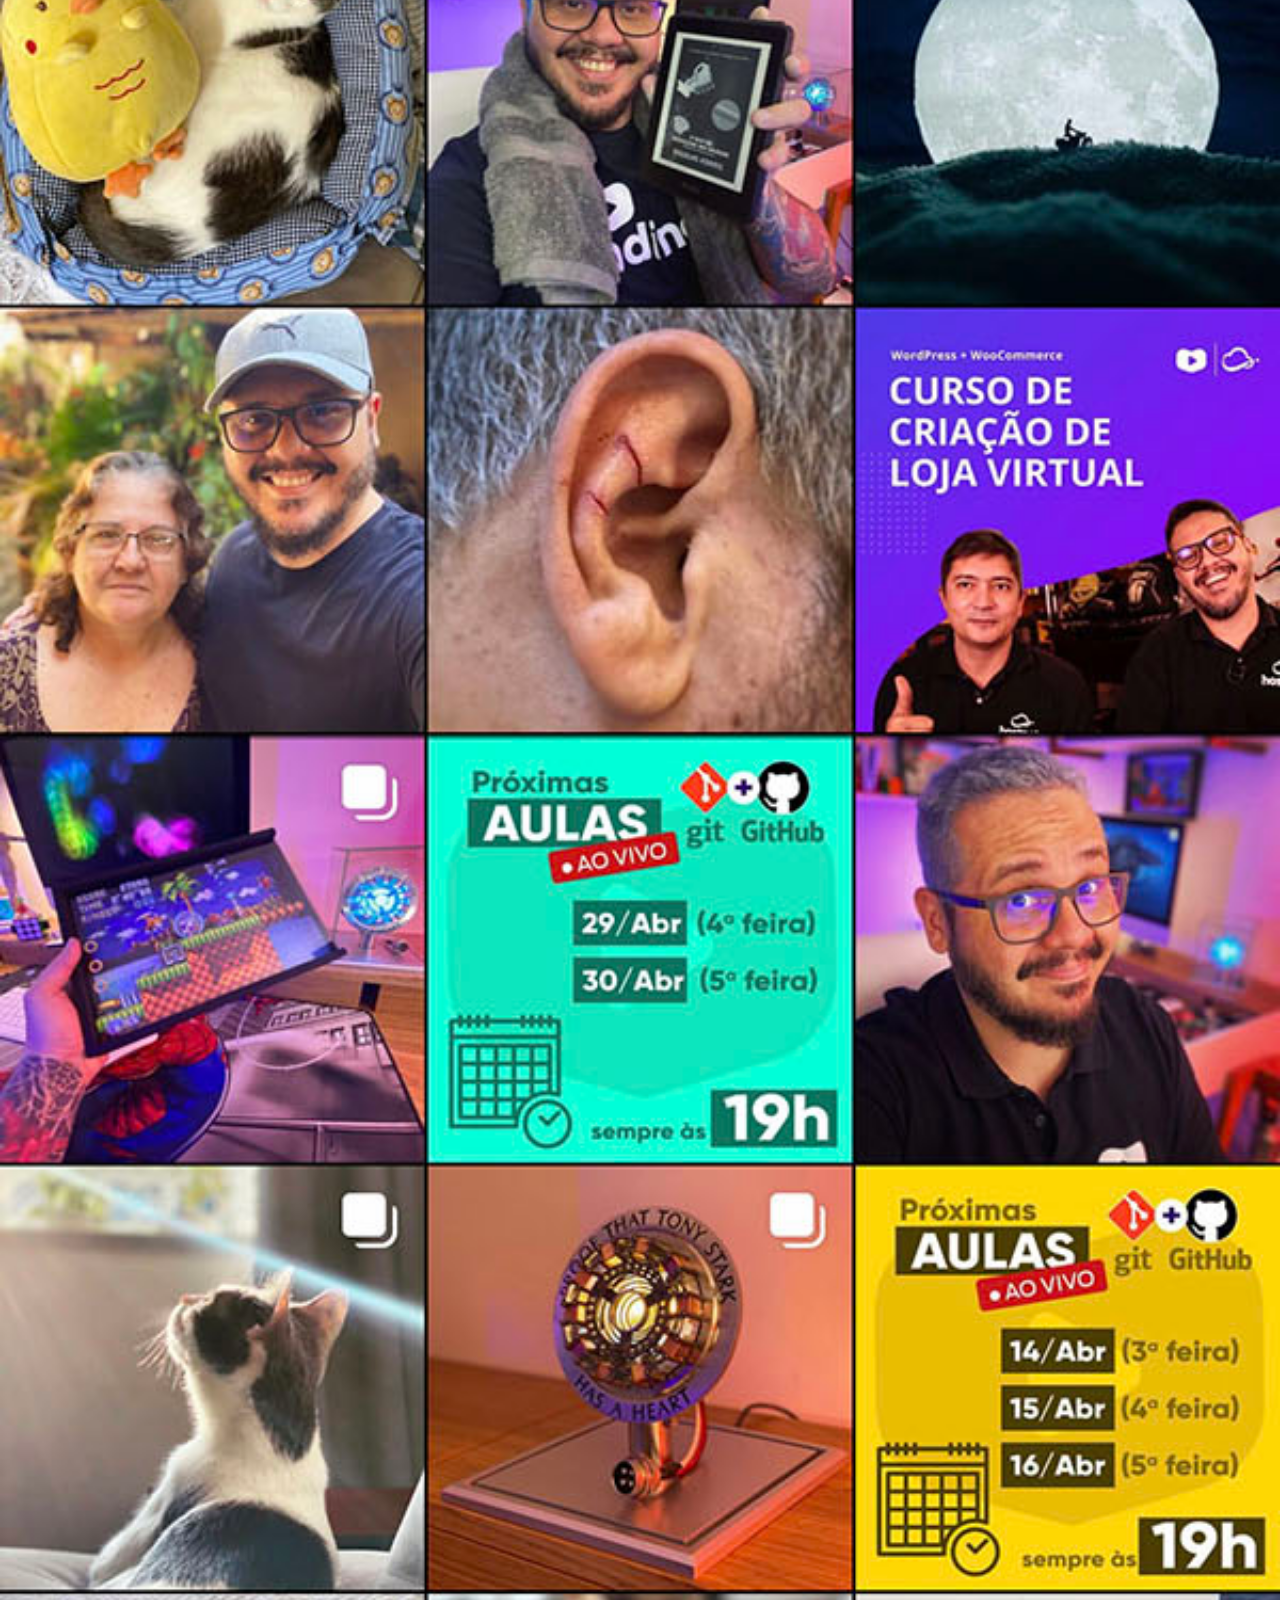
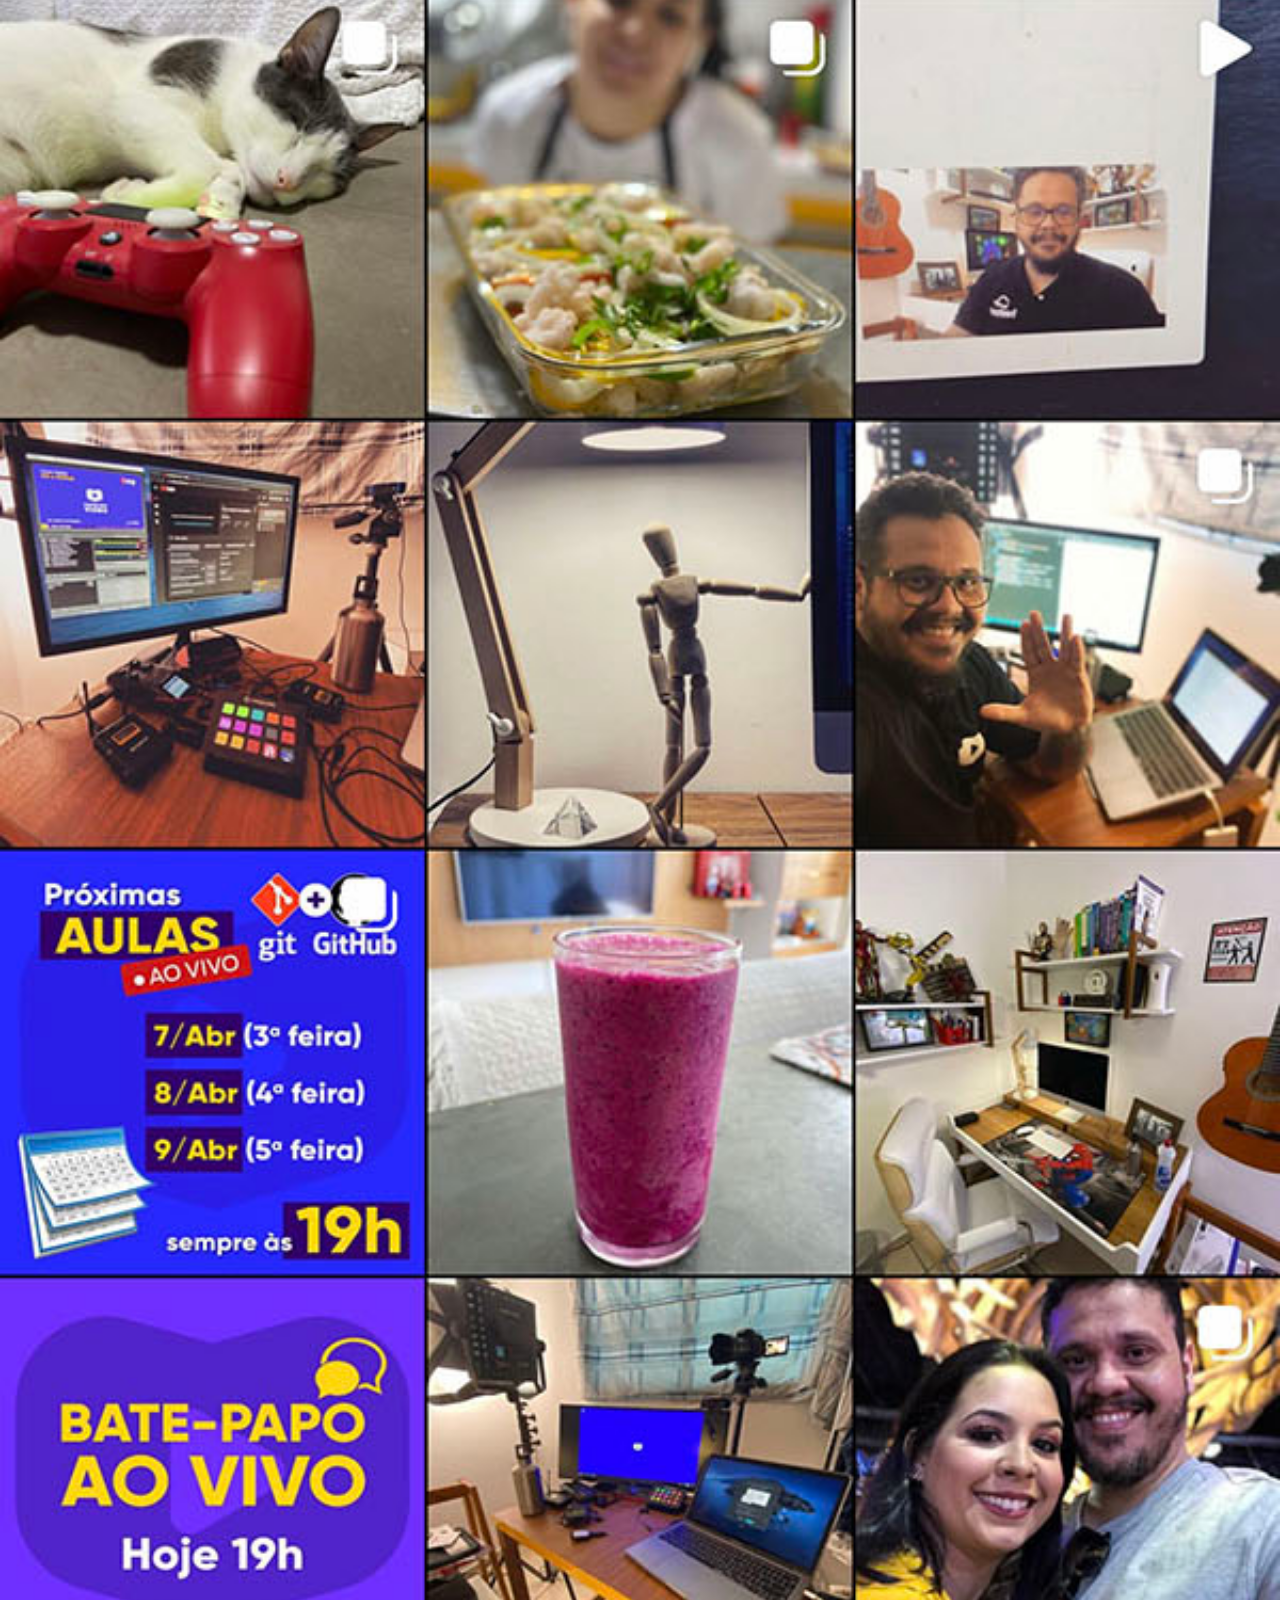
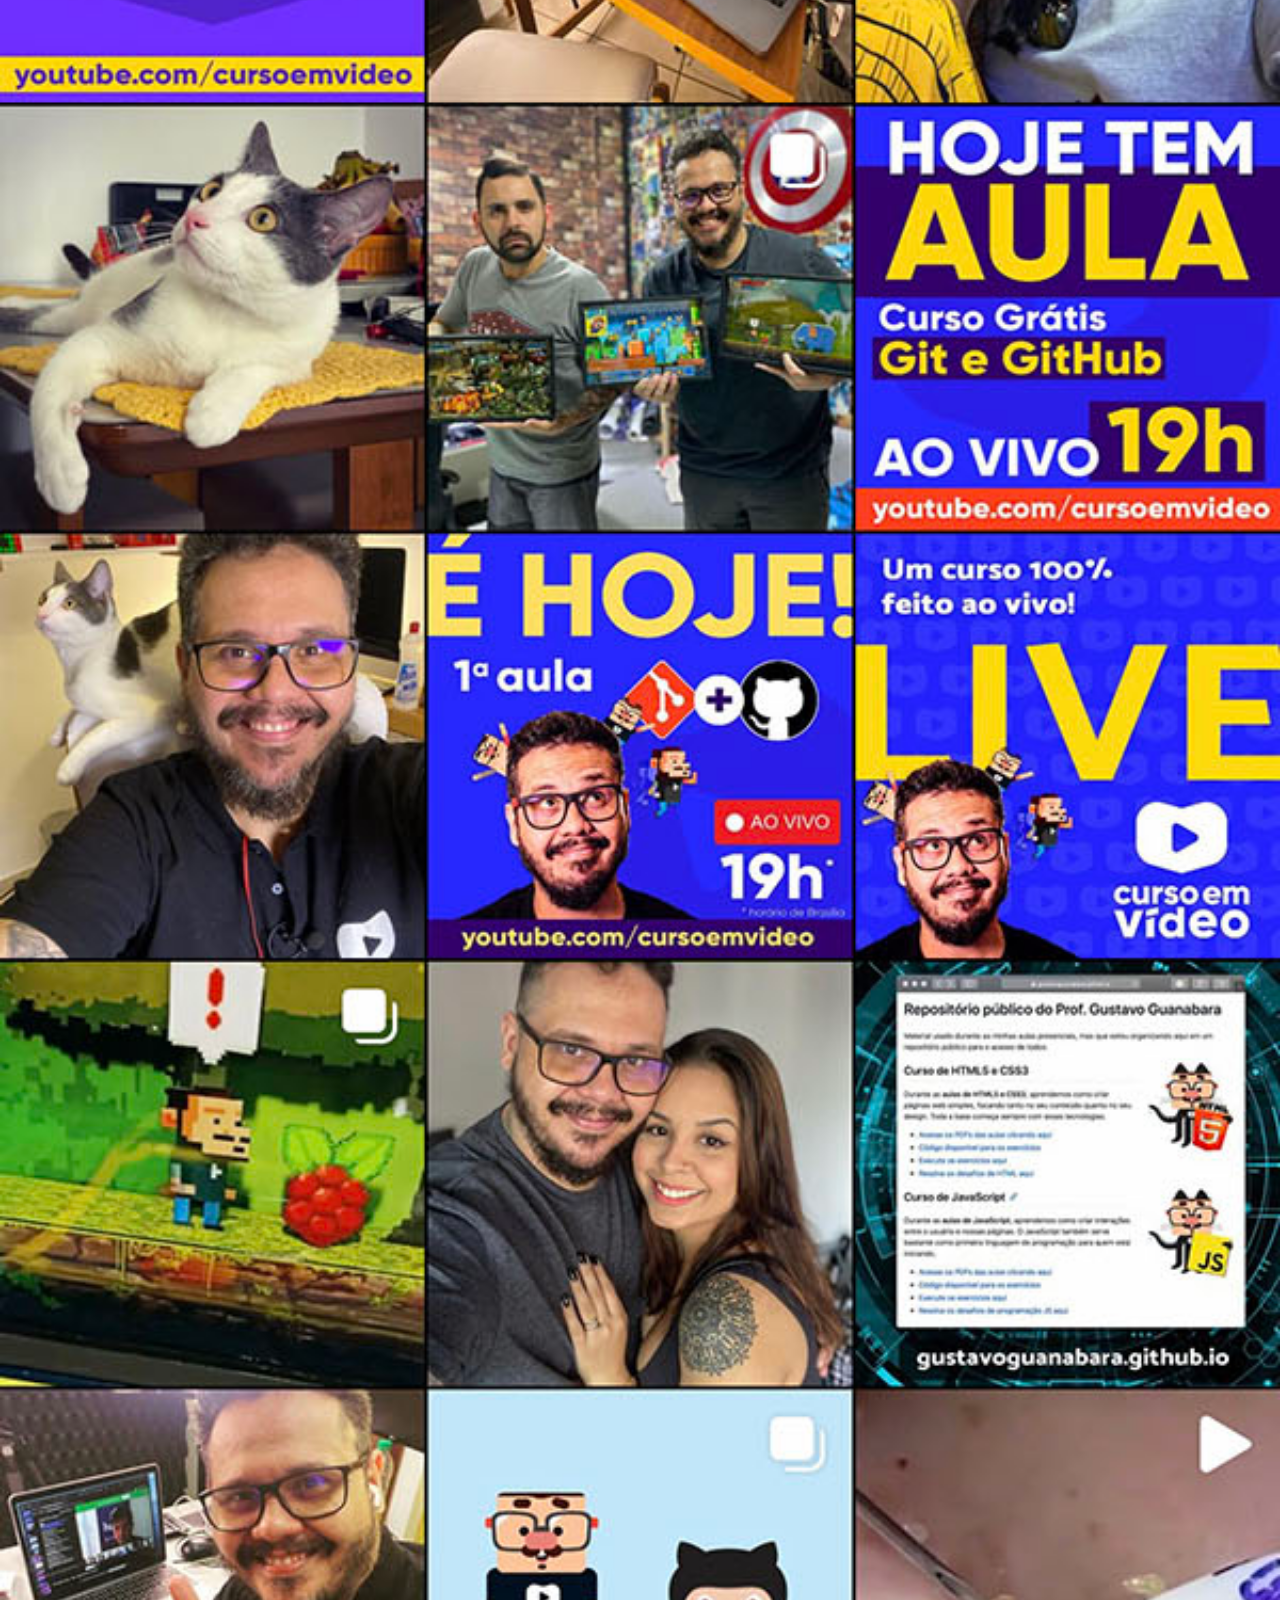
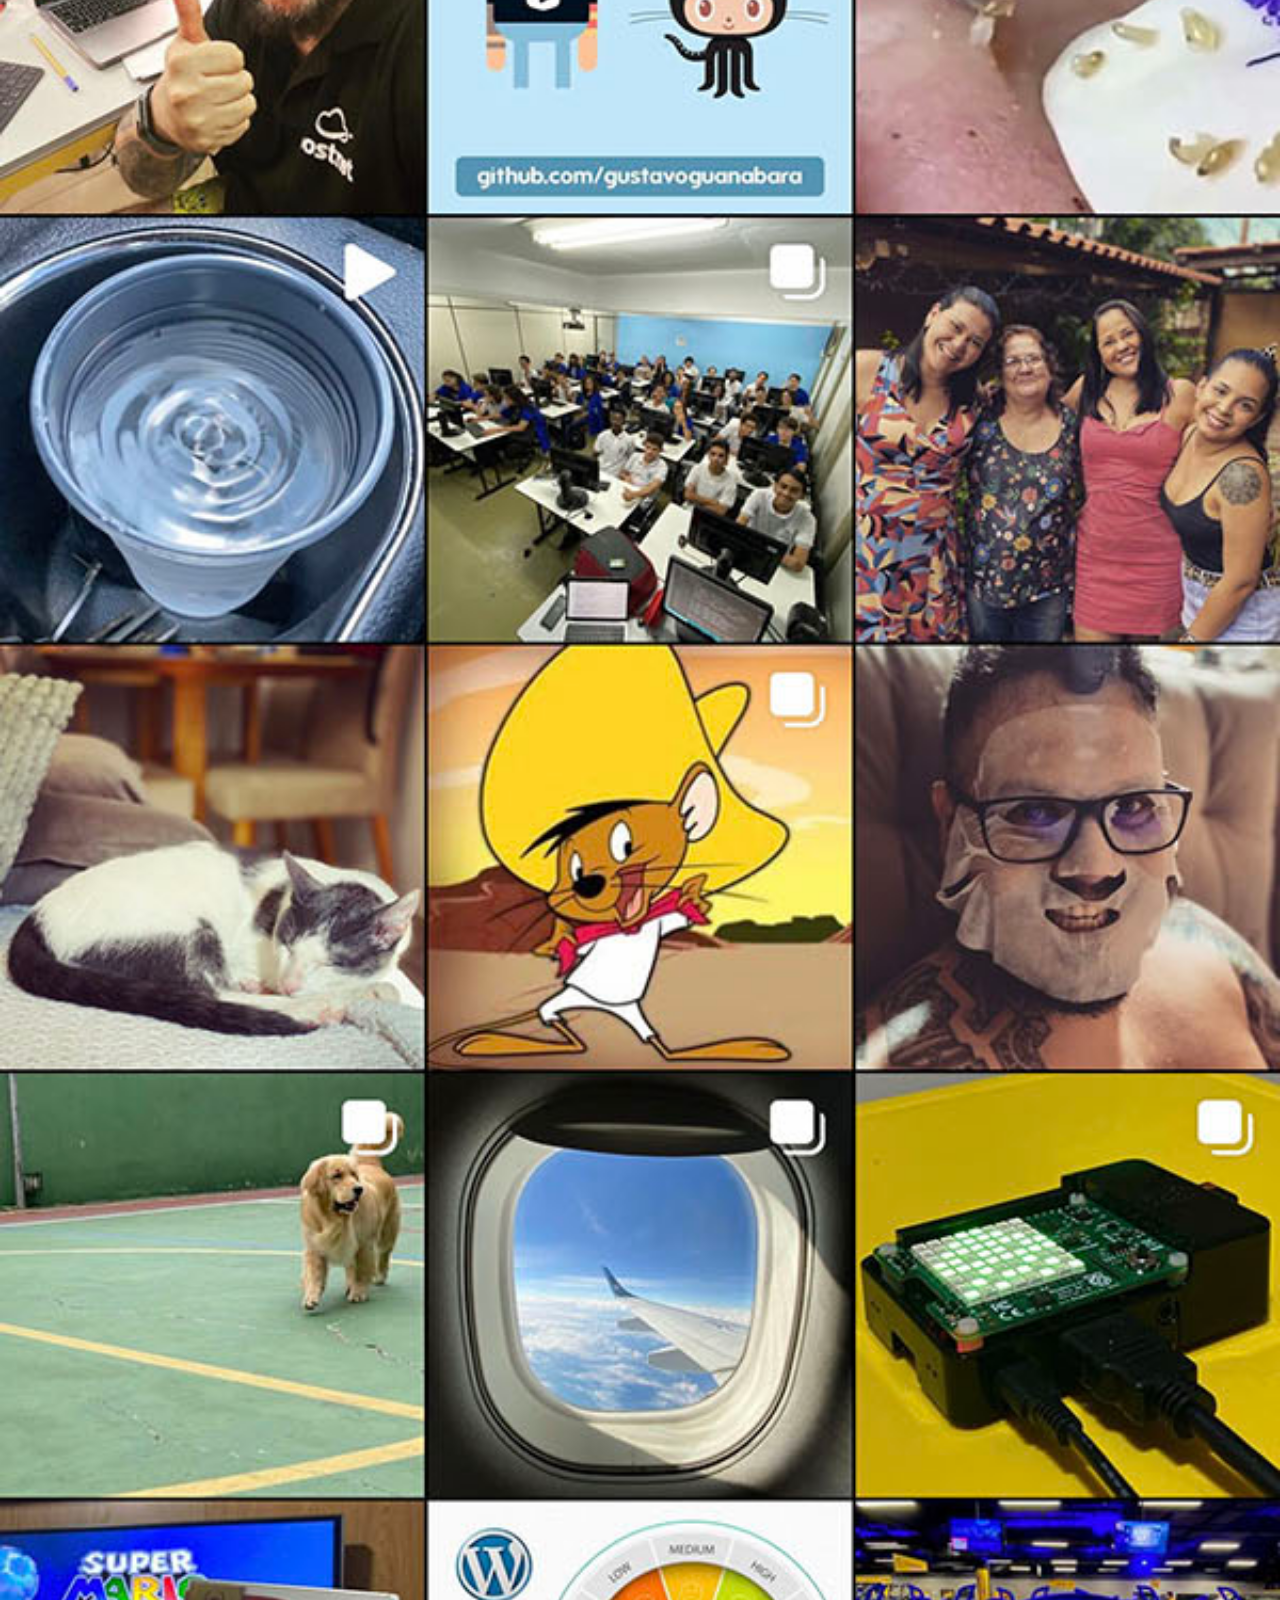
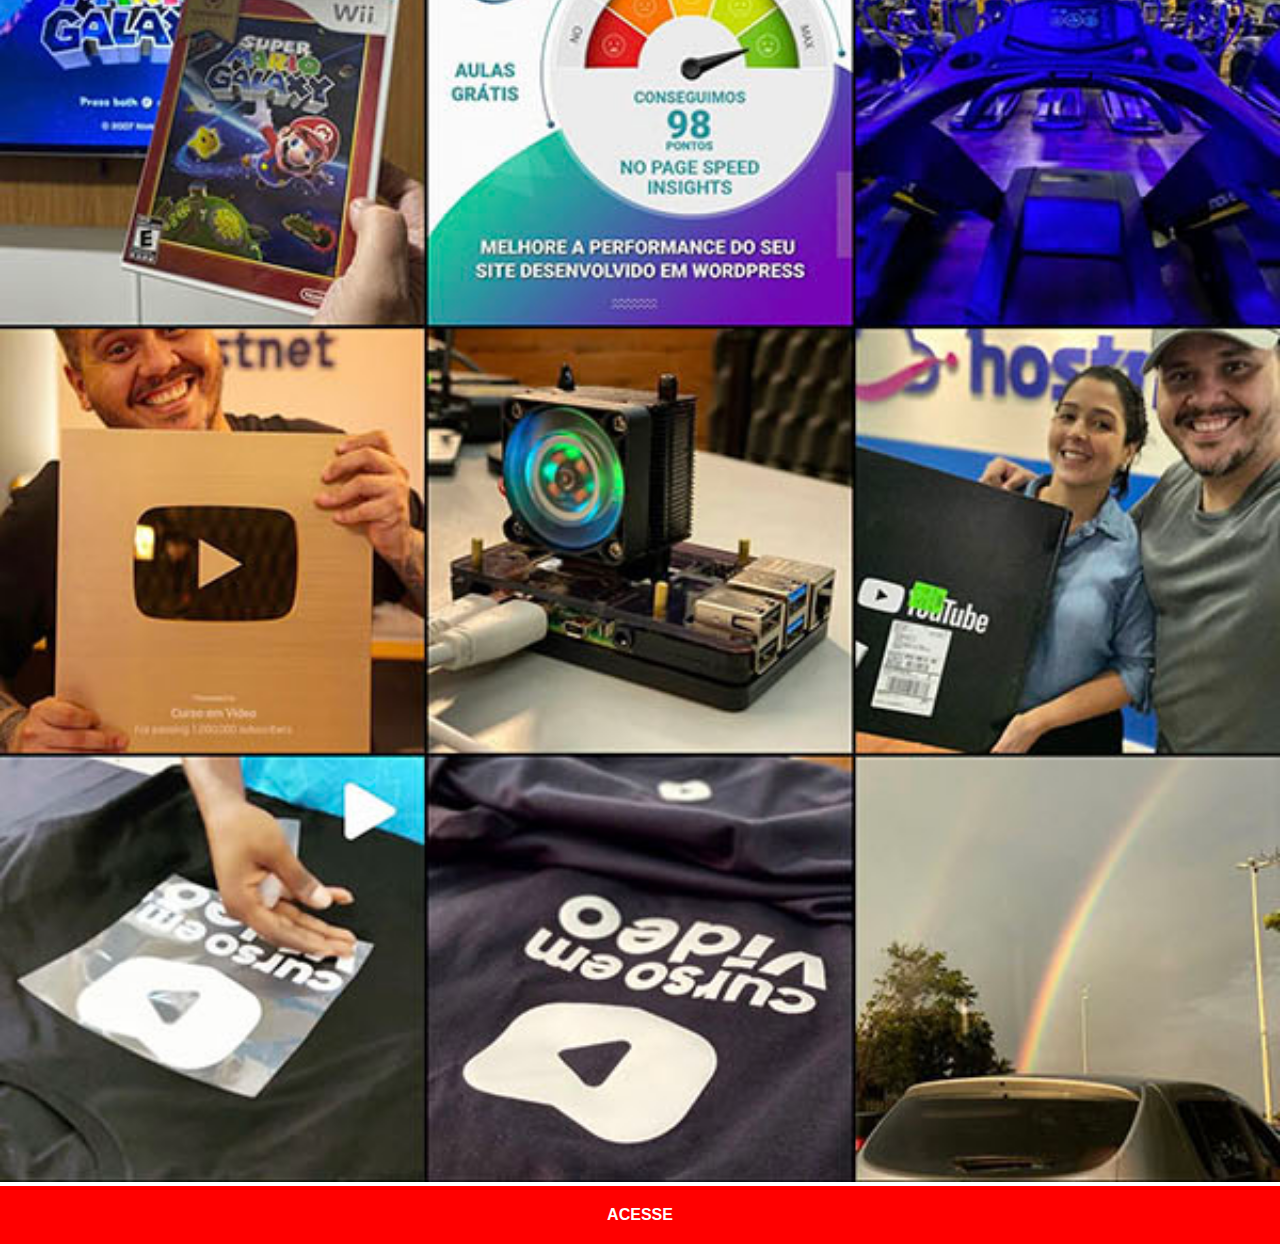
<file: instagran.html>
<!DOCTYPE html>
<html lang="pt-br">
<head>
    <meta charset="UTF-8">
    <meta name="viewport" content="width=device-width, initial-scale=1.0">
    <title>Instagran</title>
    <link rel="stylesheet" href="estilos/social.css">
</head>
<body>
    <img src="imagens/tela-instagram.jpg" alt="Instagran">
    <a href="https://www.instagram.com/gustavoguanabara/" target="_blank">ACESSE</a>
</body>
</html>
</file>
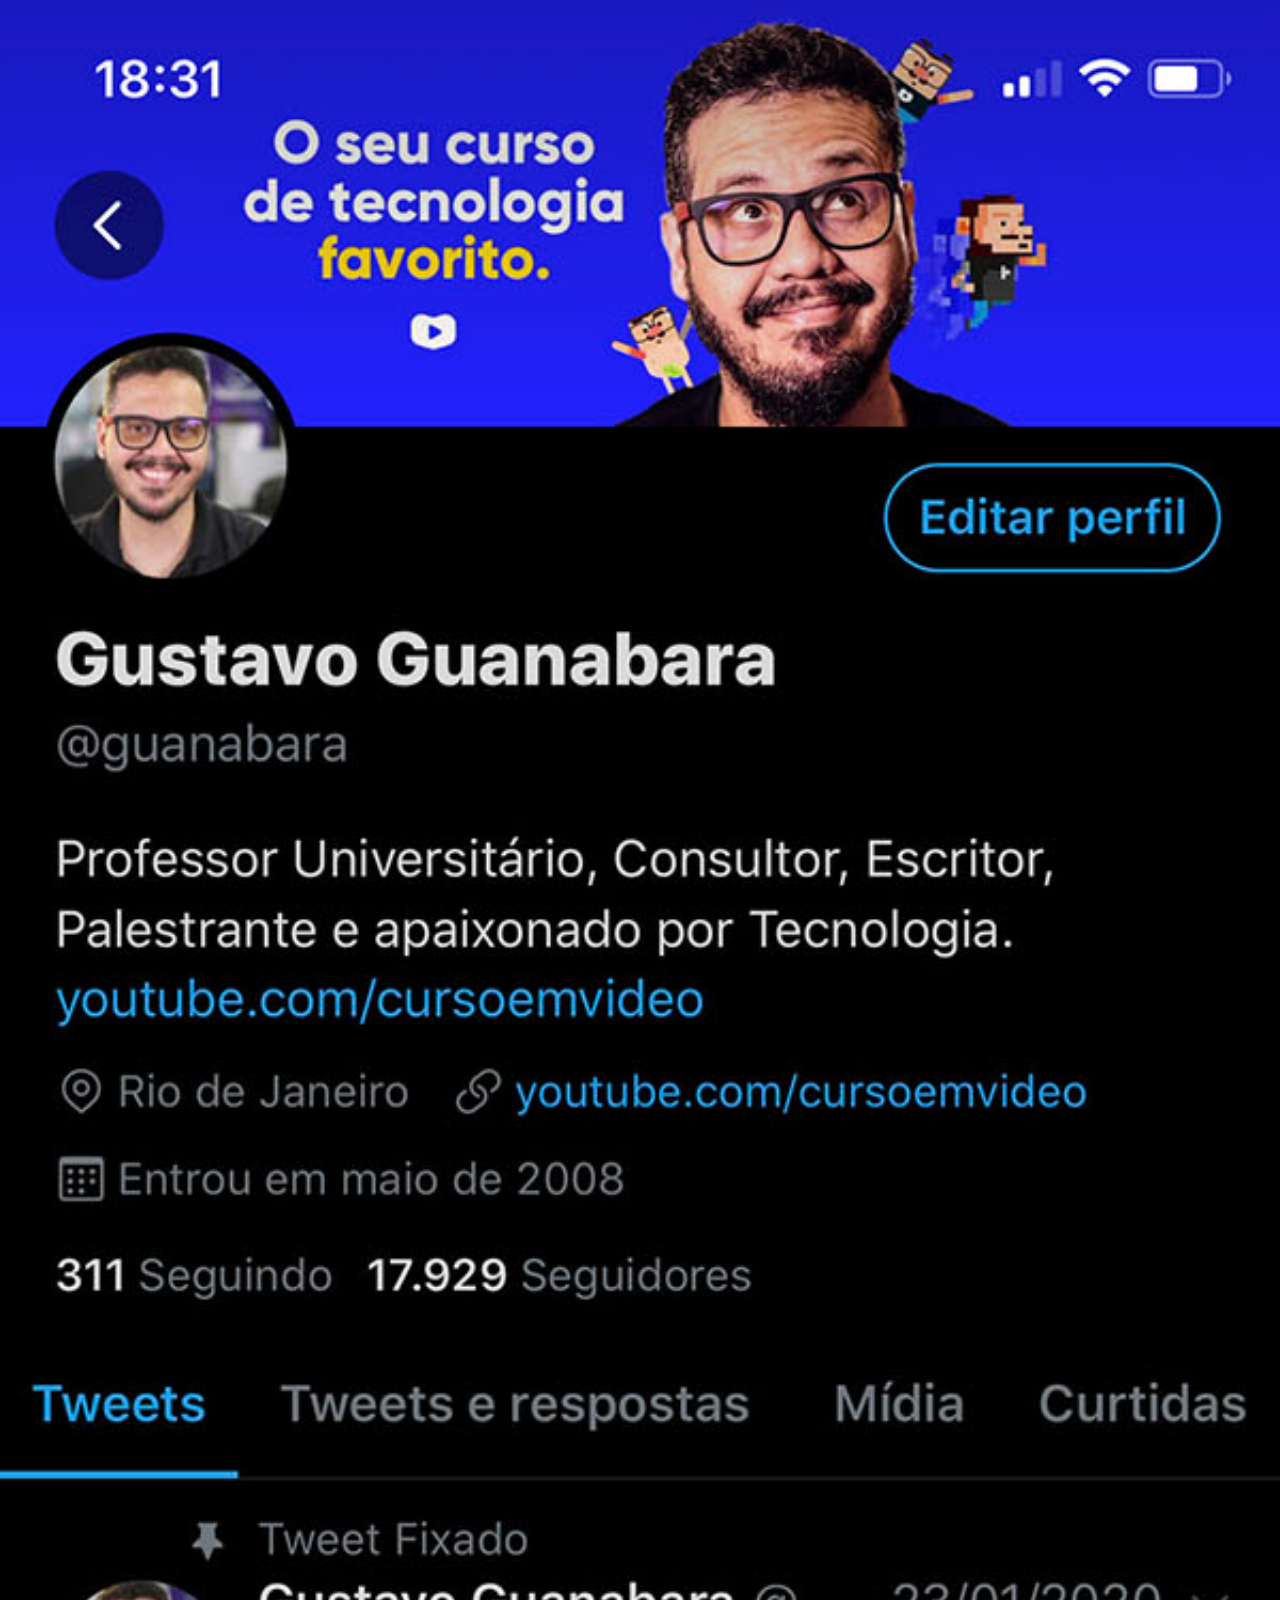
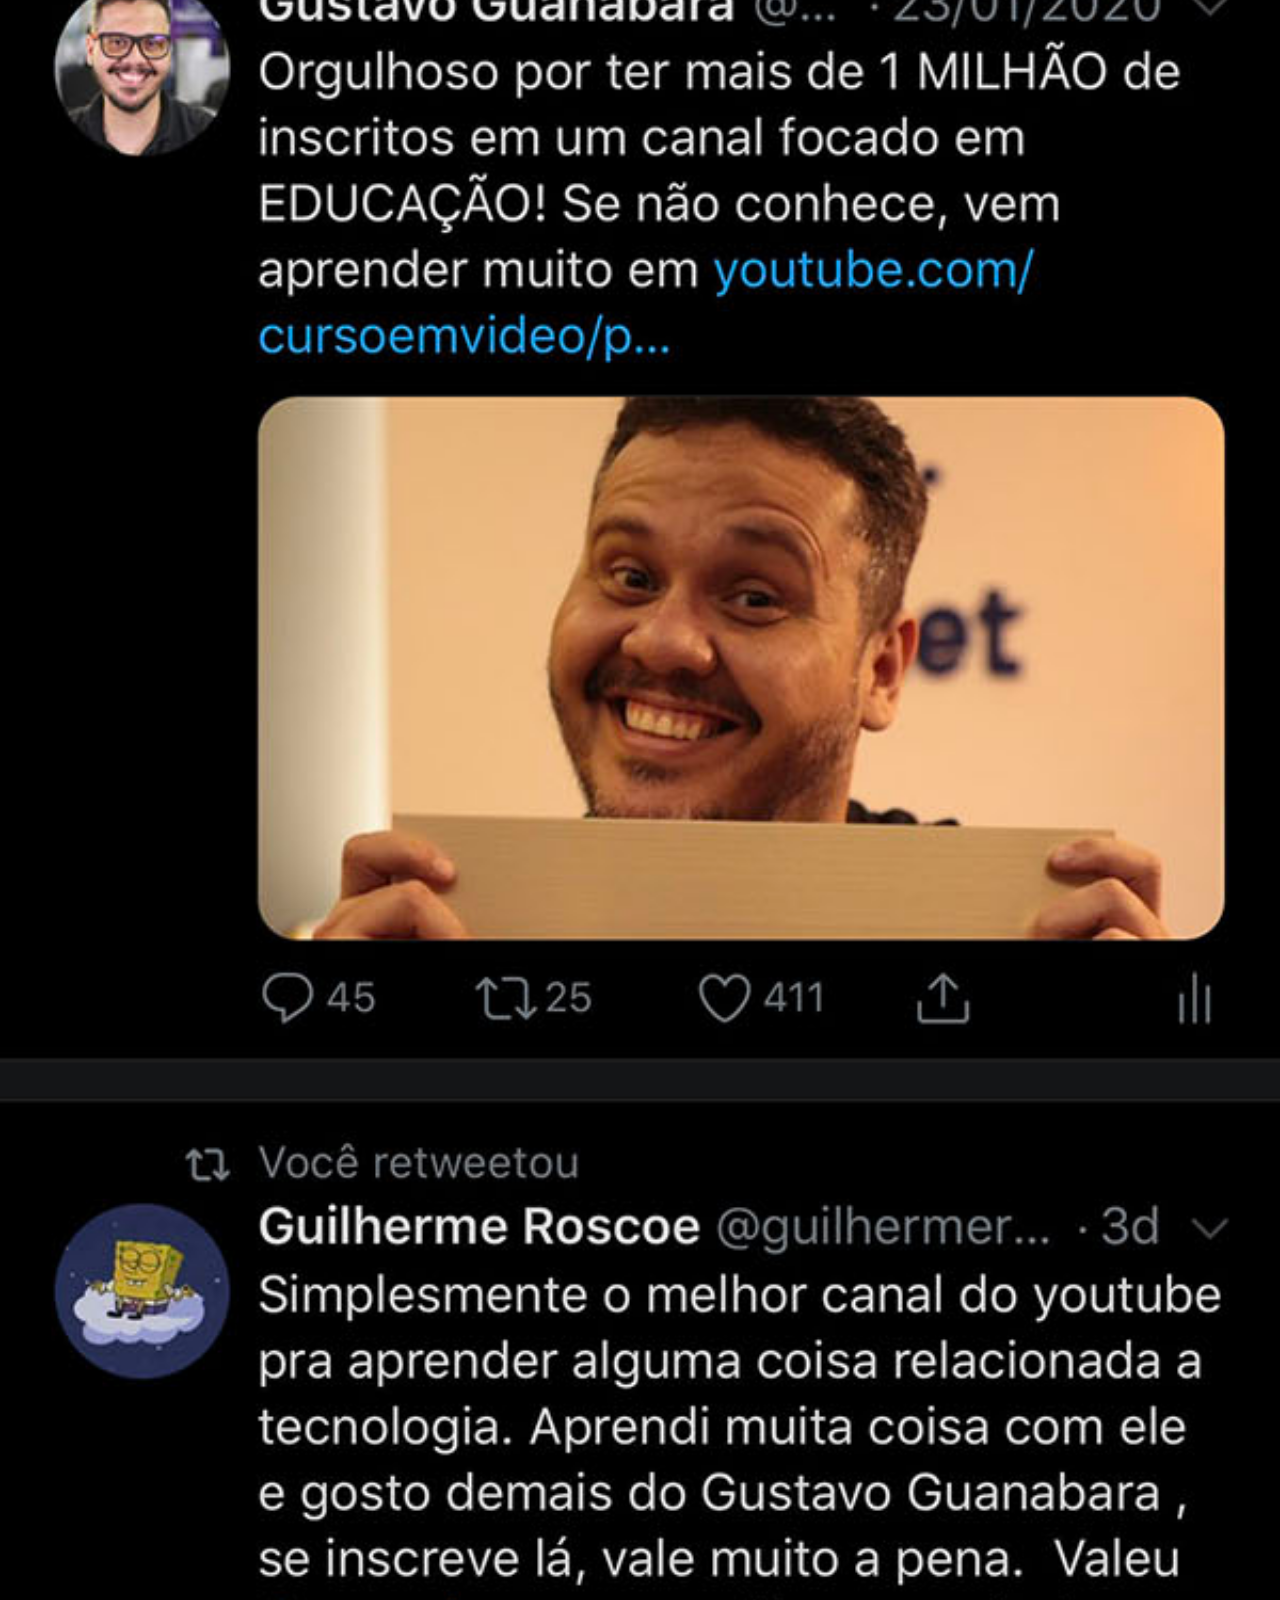
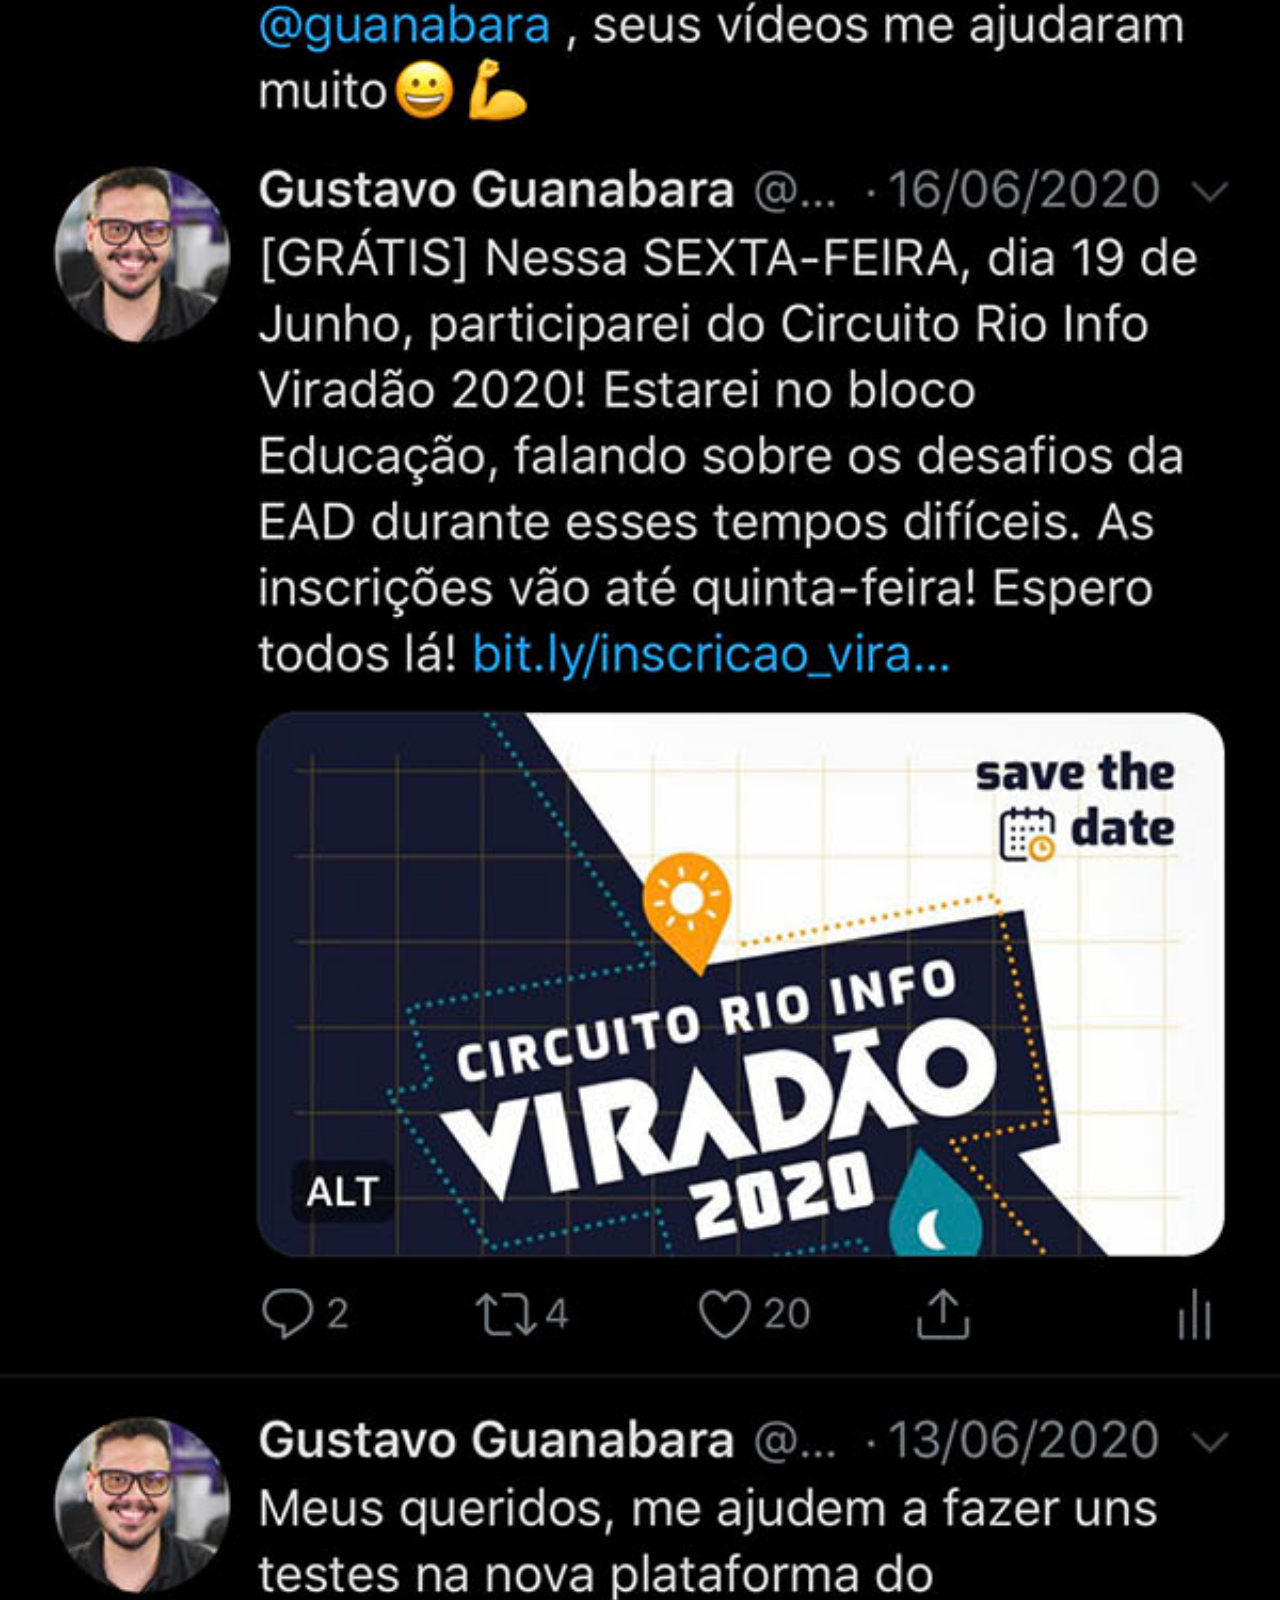
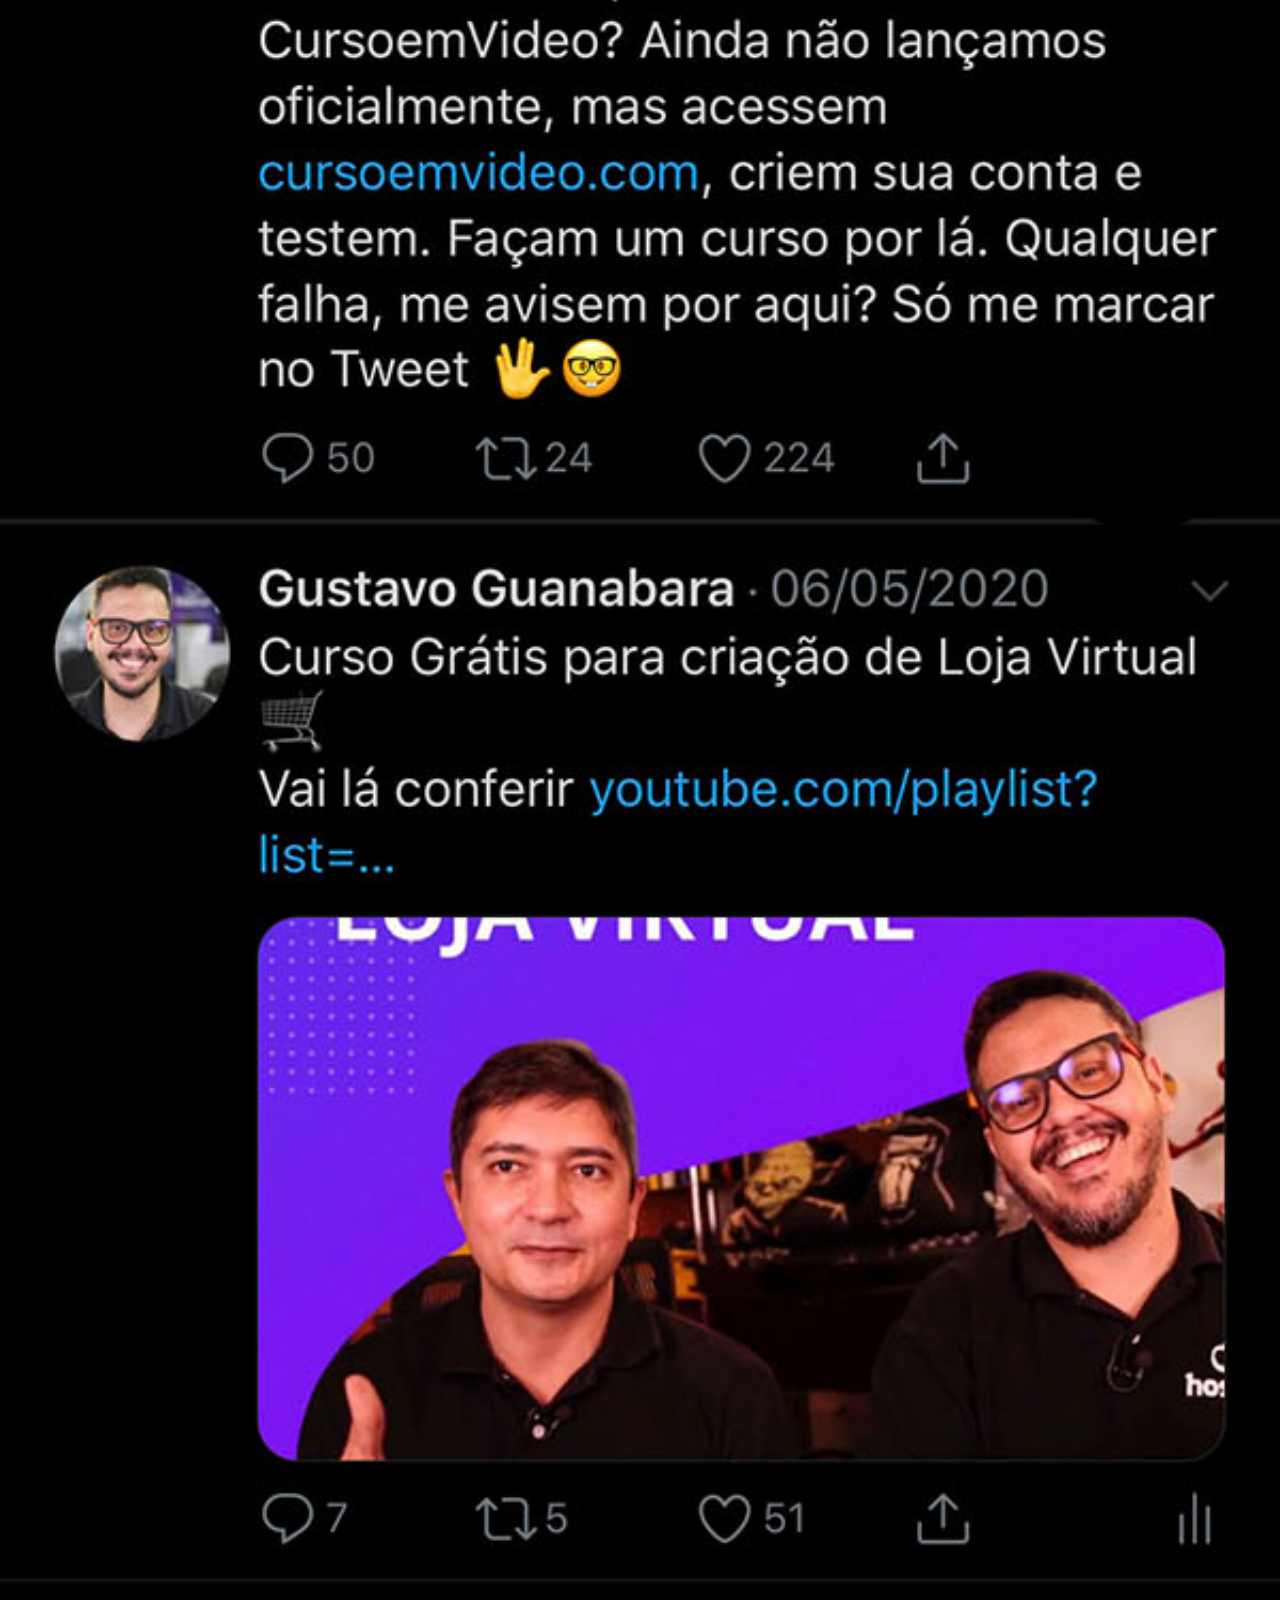
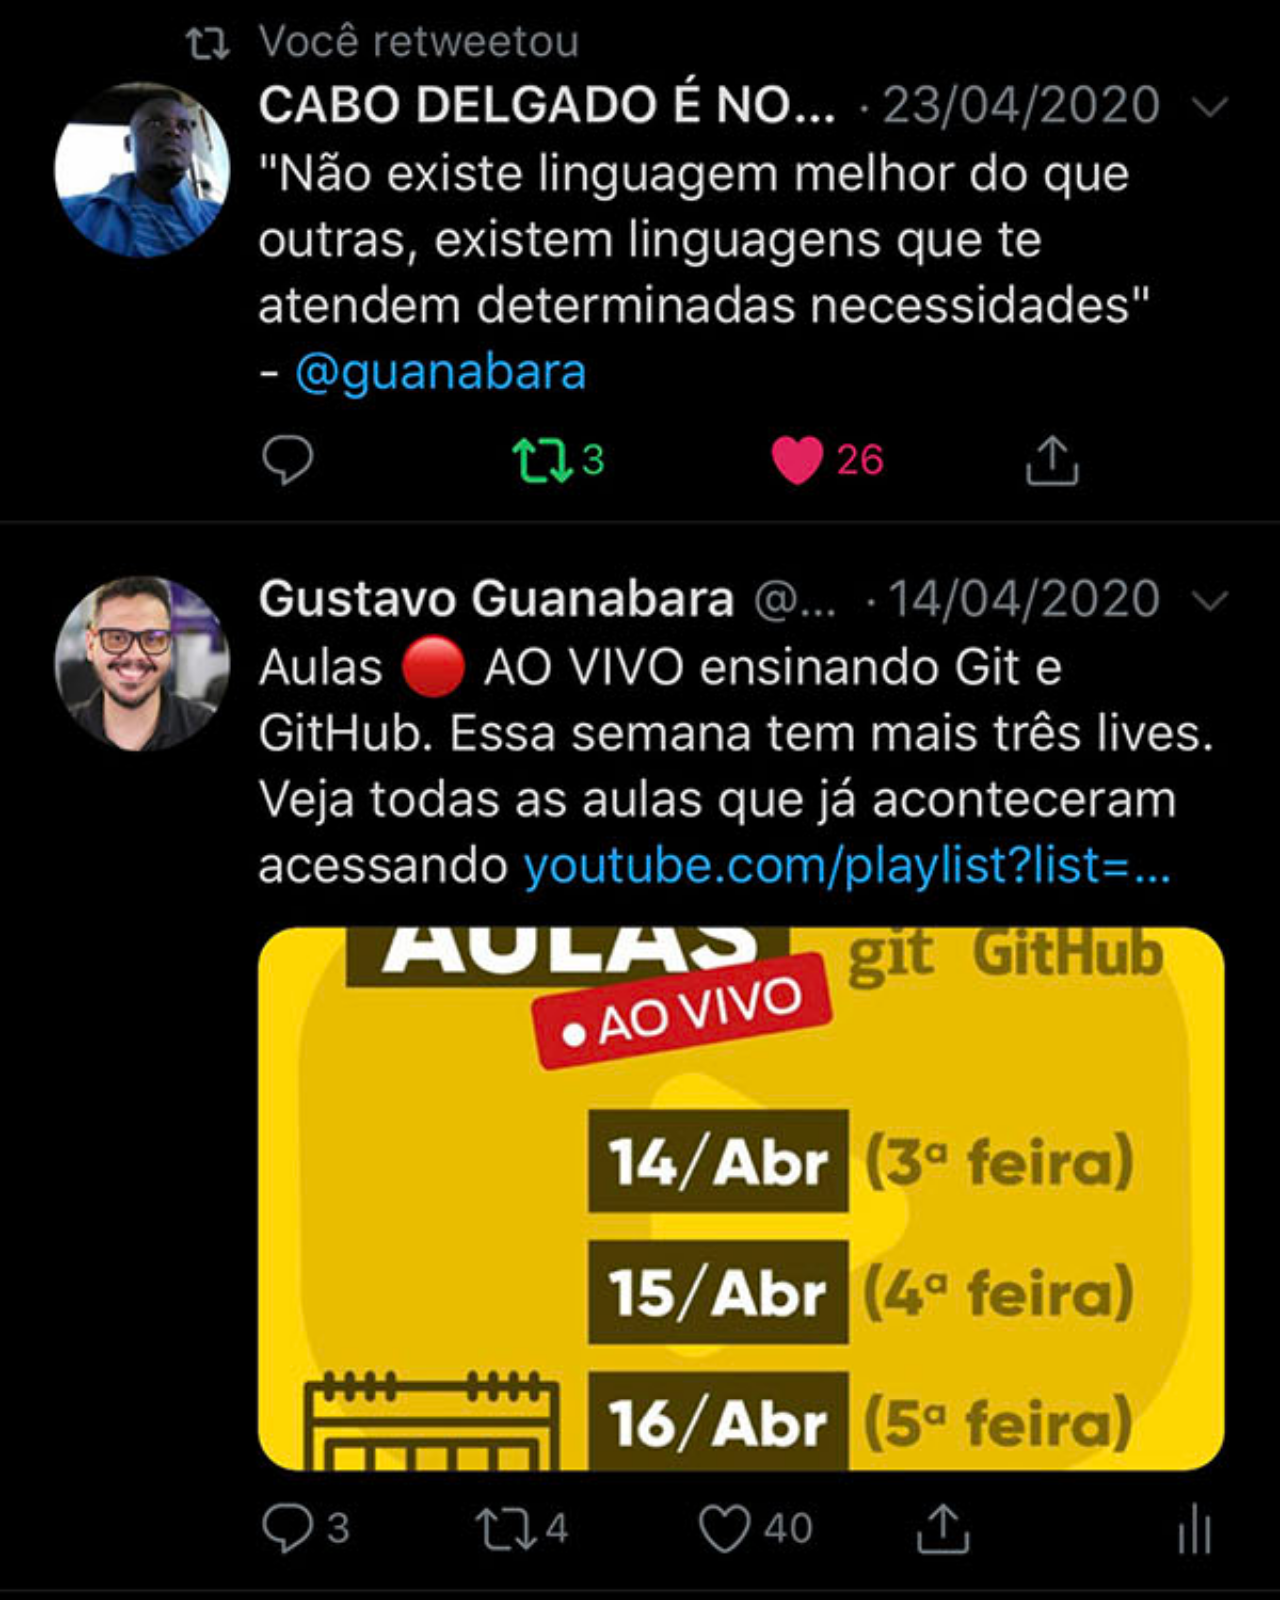
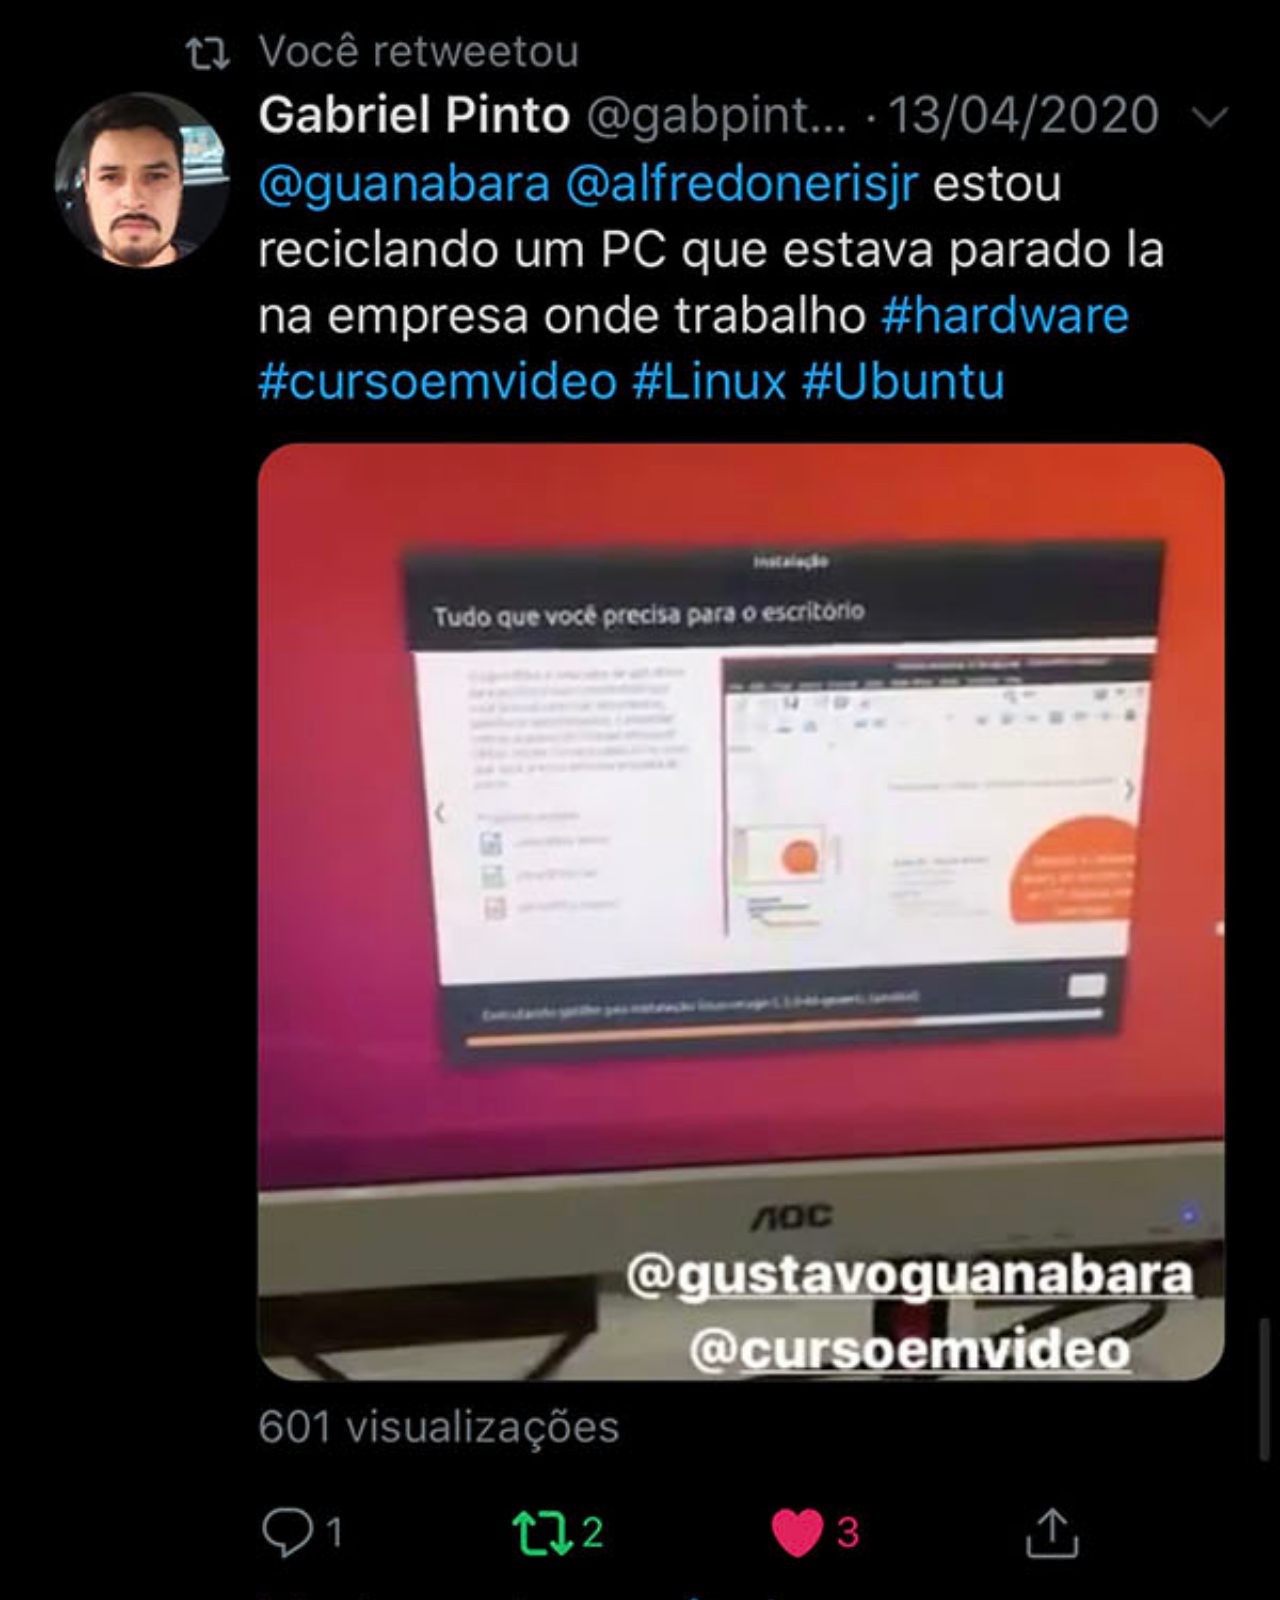
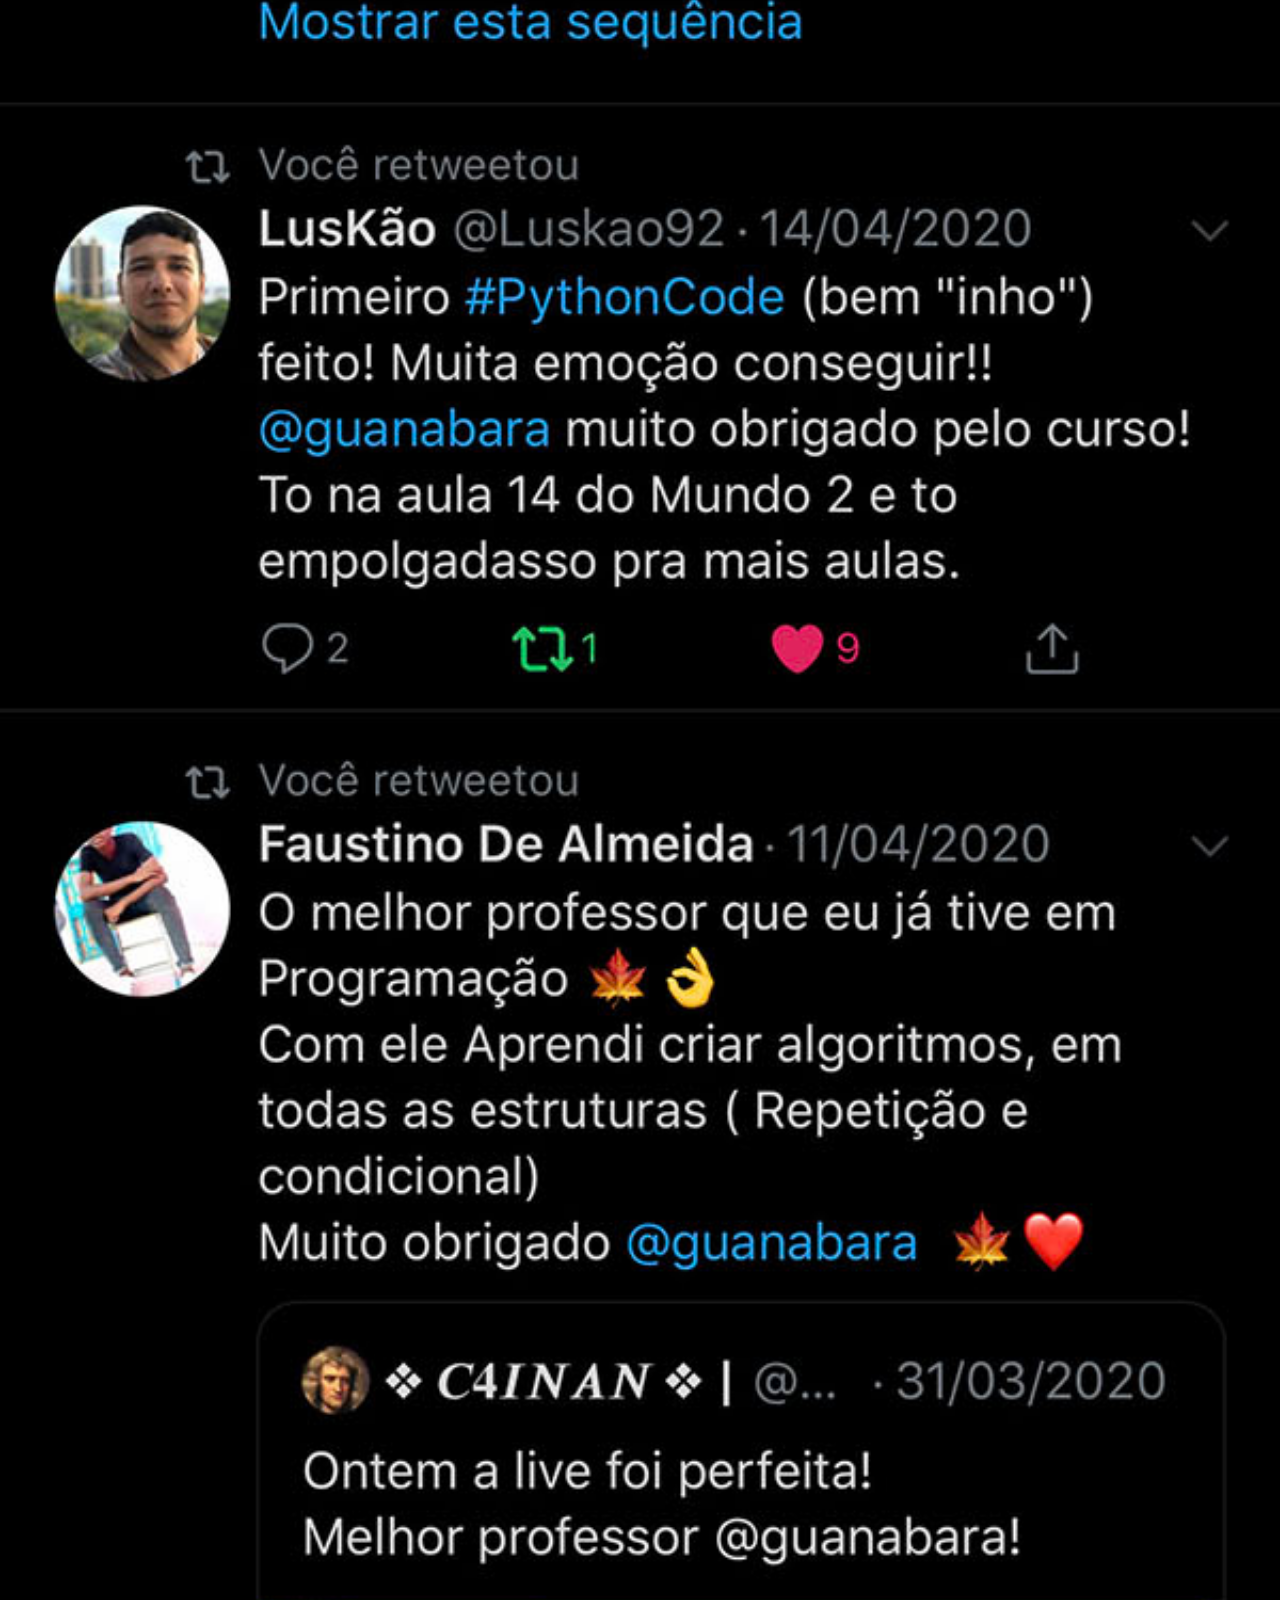
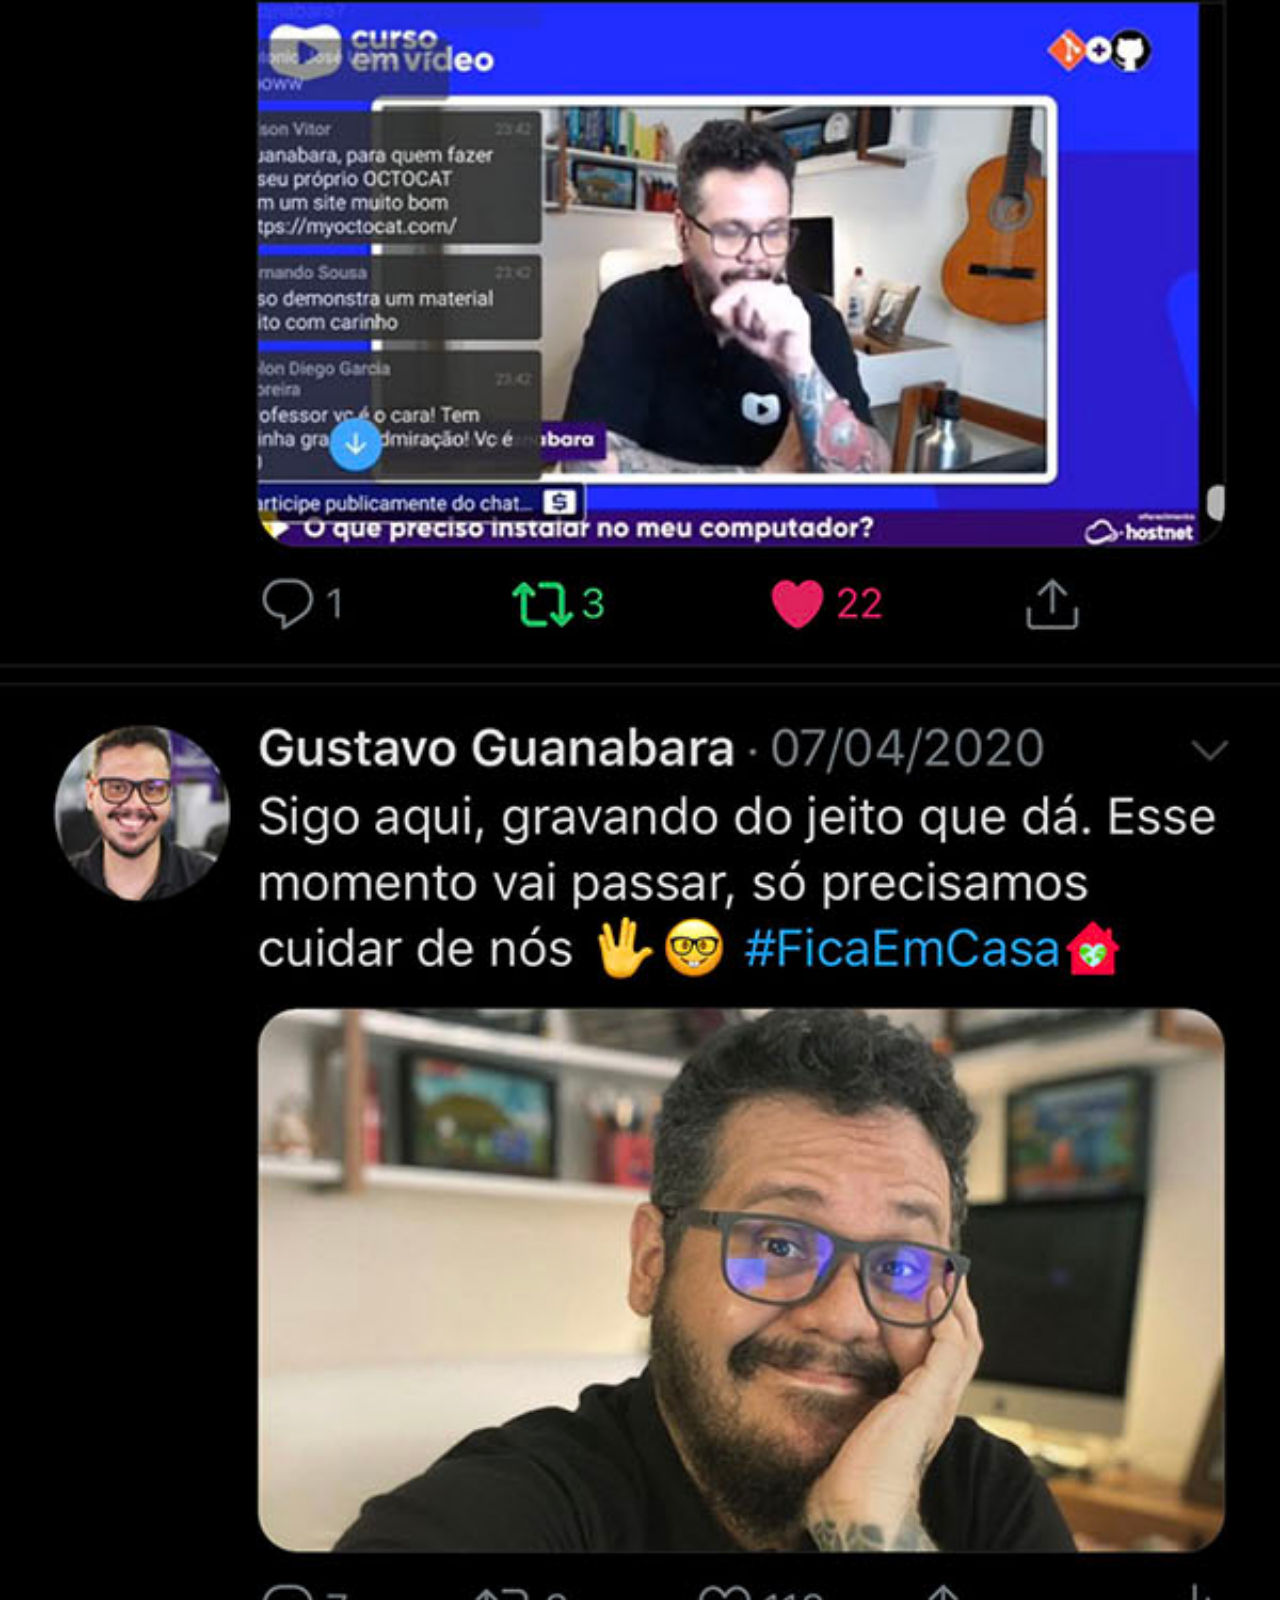
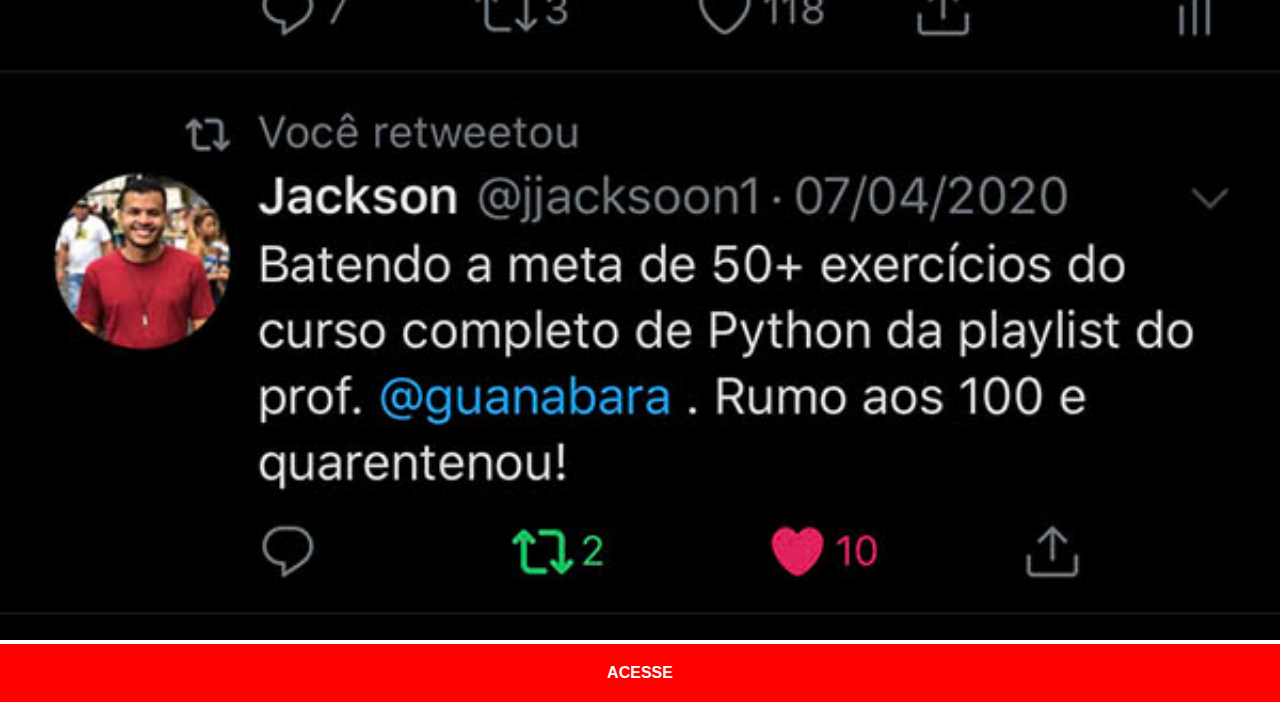
<file: twitter.html>
<!DOCTYPE html>
<html lang="pt-br">
<head>
    <meta charset="UTF-8">
    <meta name="viewport" content="width=device-width, initial-scale=1.0">
    <title>Twitter</title>
    <link rel="stylesheet" href="estilos/social.css">
</head>
<body>
    <img src="imagens/tela-twitter.jpg" alt="Twitter">
    <a href="https://twitter.com/guanabara" target="_blank">ACESSE</a>
</body>
</html>
</file>
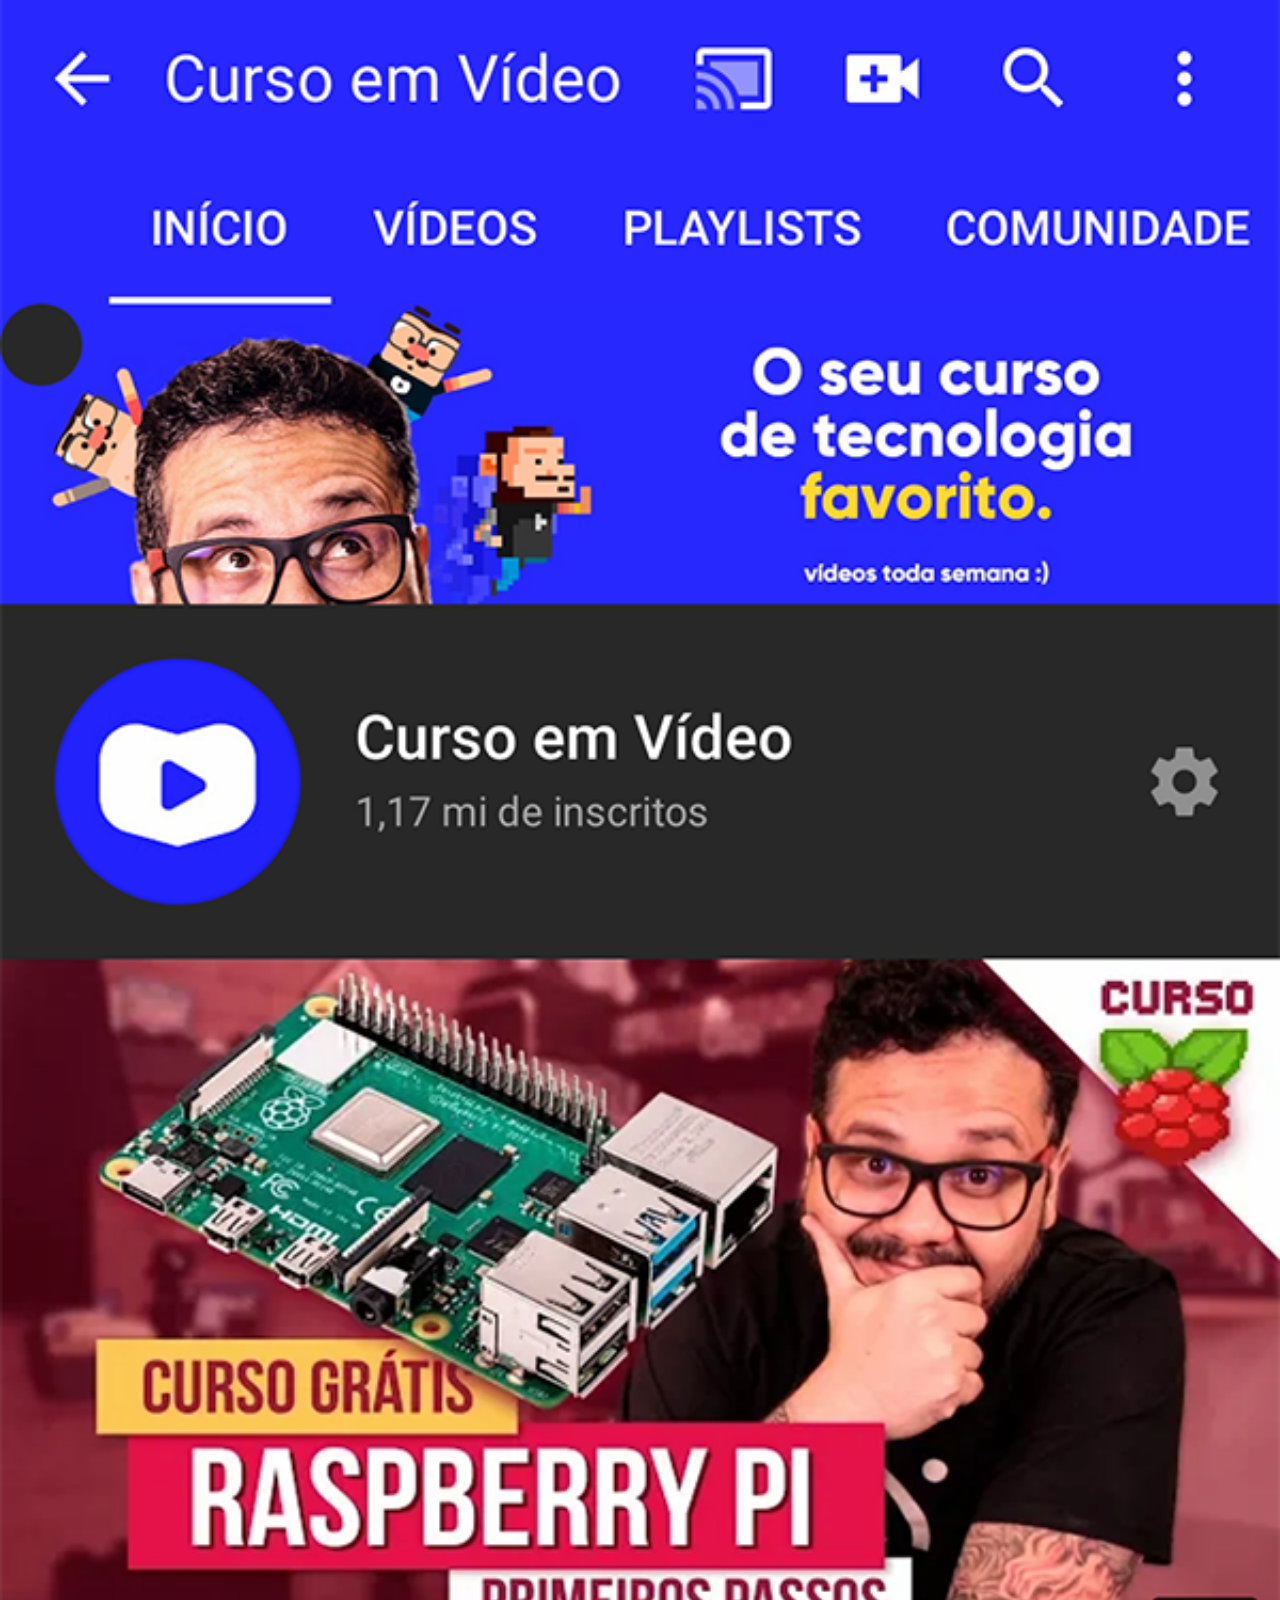
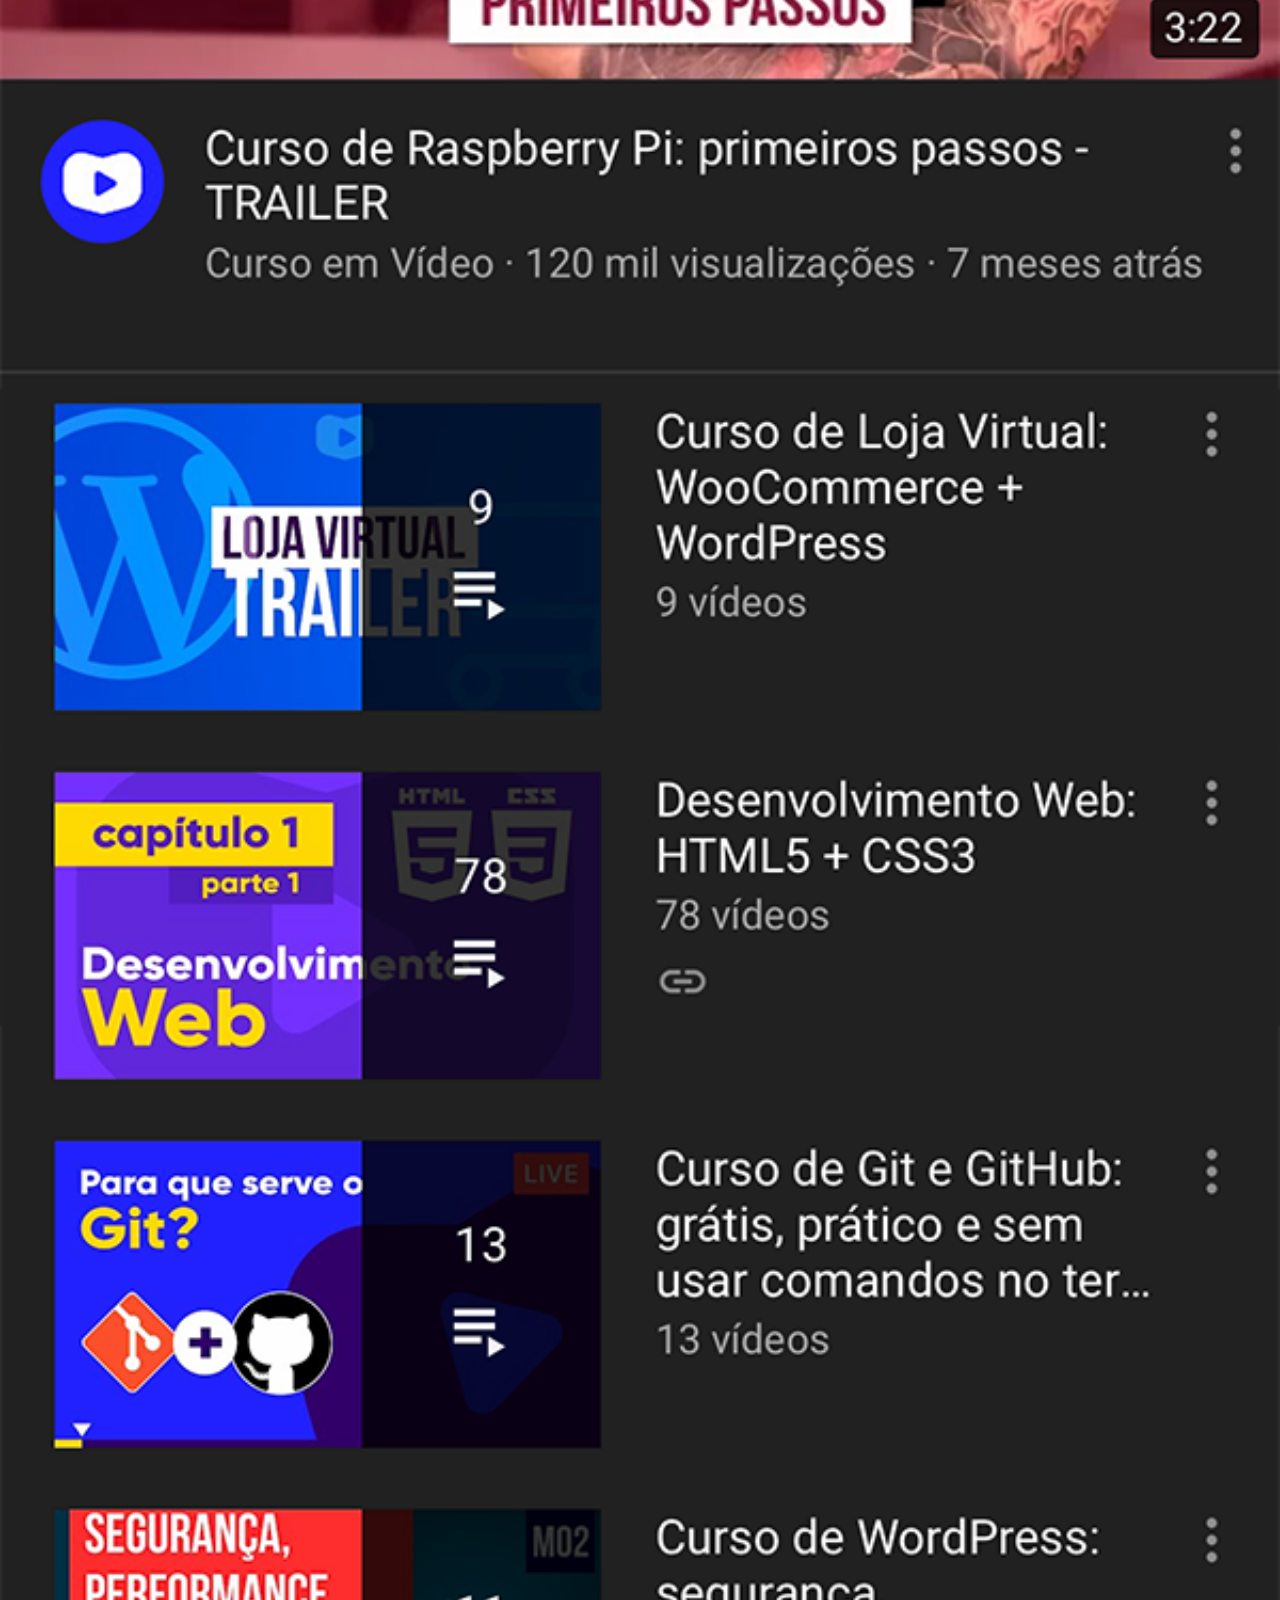
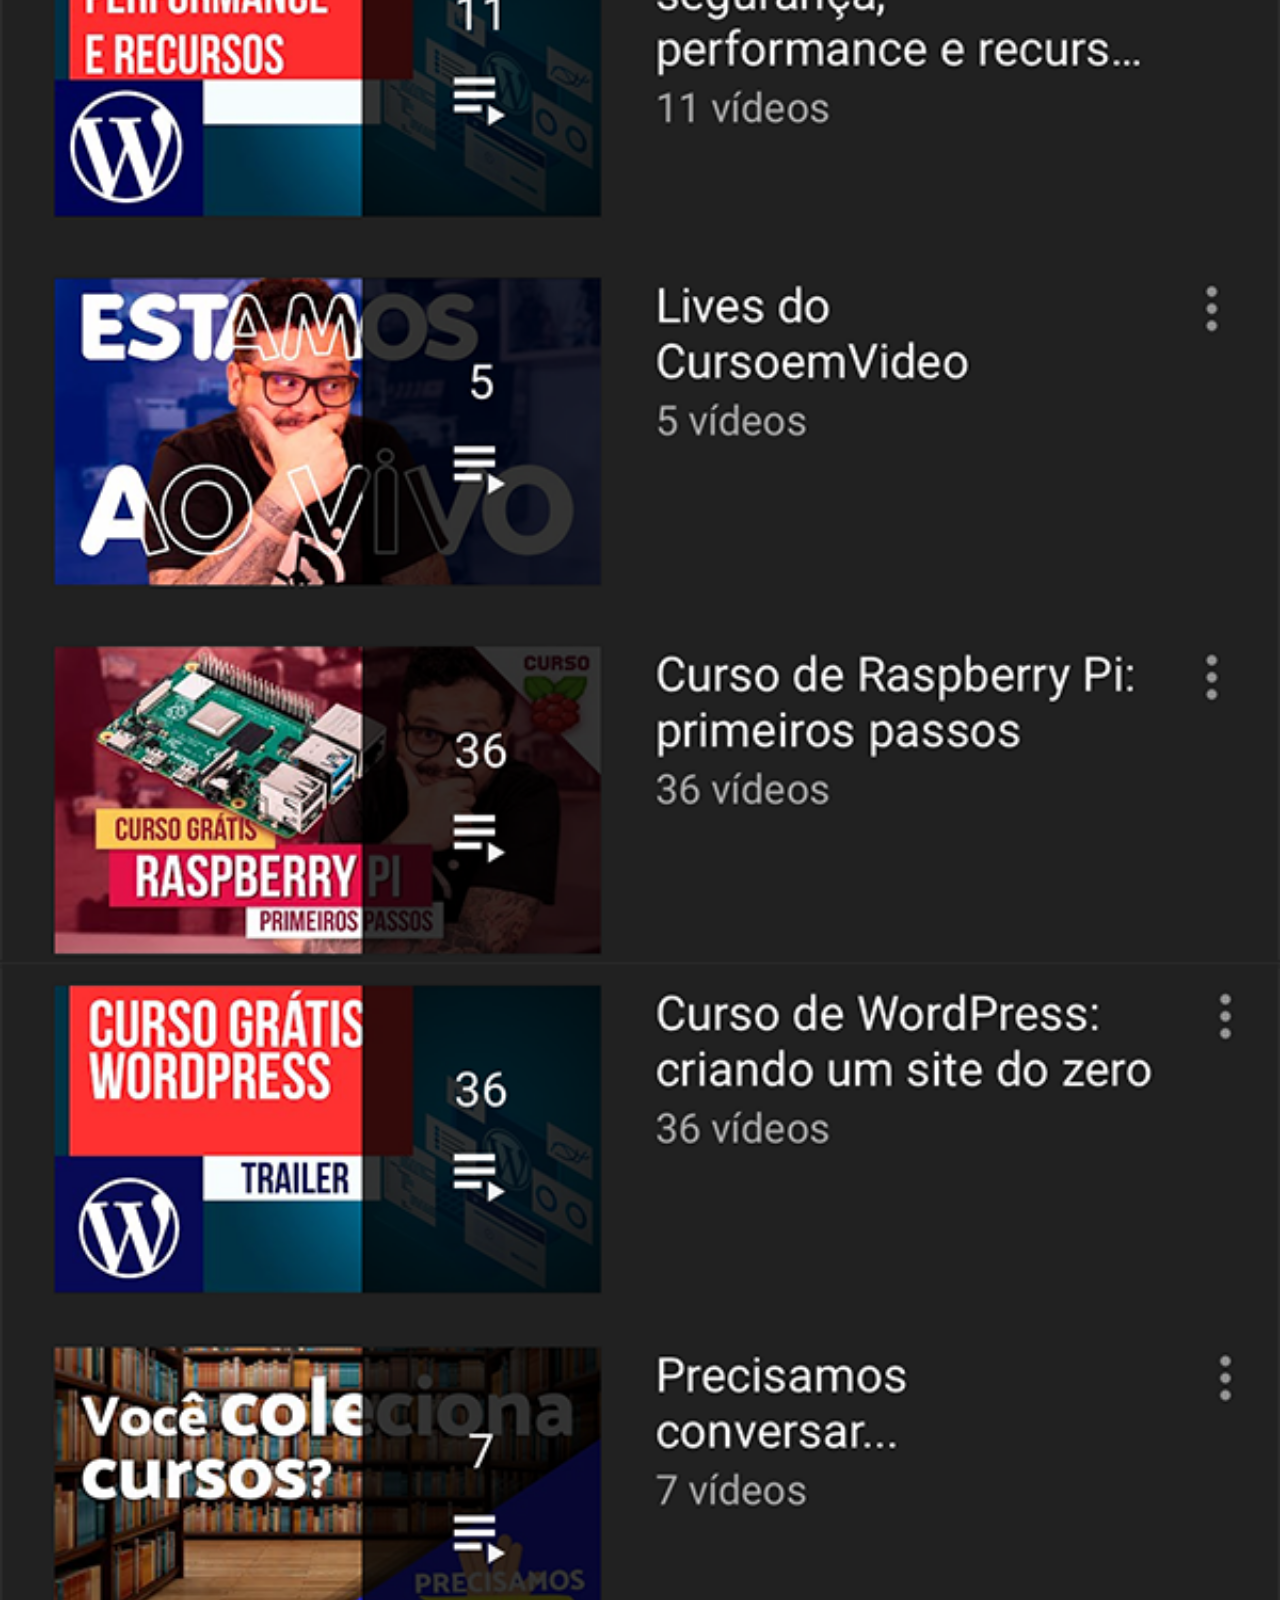
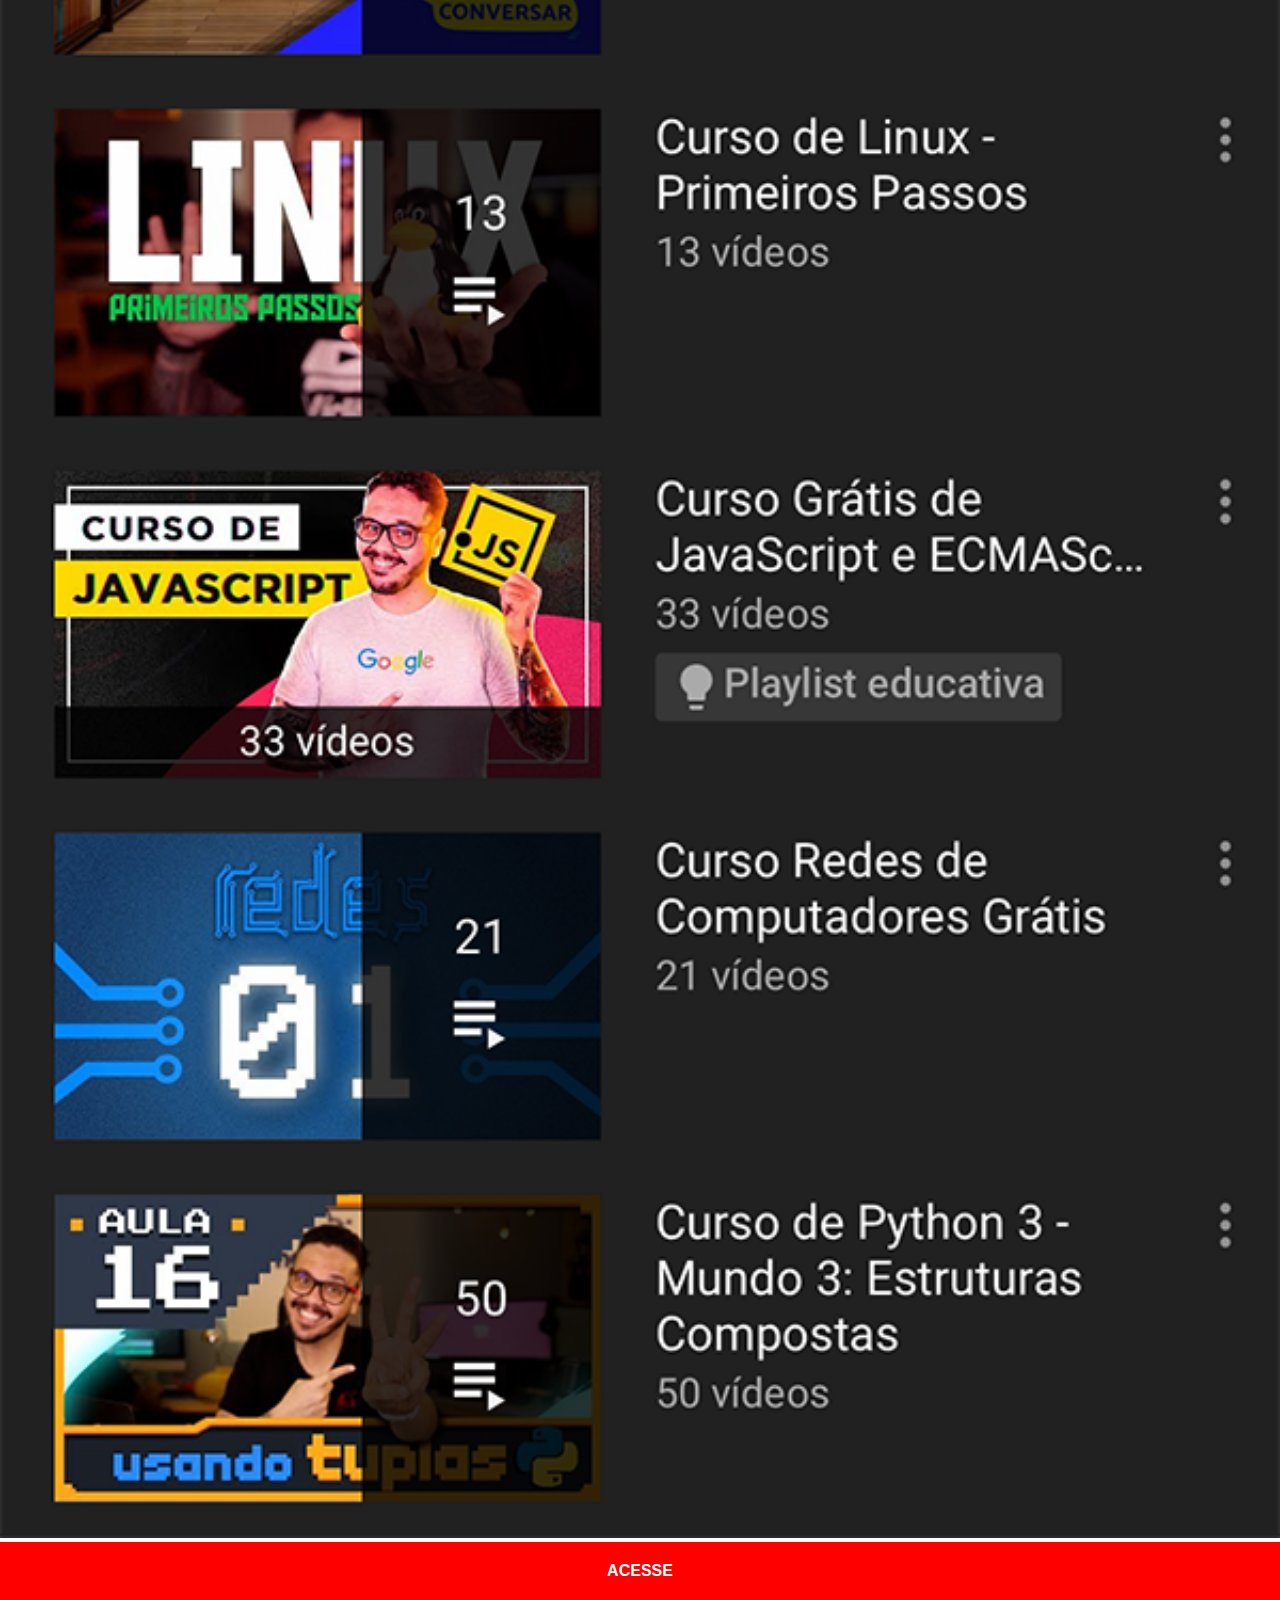
<file: youtube.html>
<!DOCTYPE html>
<html lang="pt-br">
<head>
    <meta charset="UTF-8">
    <meta name="viewport" content="width=device-width, initial-scale=1.0">
    <title>YouTube</title>
    <style>
        *{
            padding: 0px;
            margin: 0px;
            font-family: Arial, Helvetica, sans-serif;
        }

        ::-webkit-scrollbar{
            width: 0px;
            height: 0px;
        }

        img{
            width: 100vw;
        }

        a{
            display: block;
            background-color: red;
            color: white;
            padding: 20px;
            text-align: center;
            font-weight: bolder;
            text-decoration: none;
        }

        a:hover{
            background-color: blue;
        }

    </style>
</head>
<body>
    <img src="imagens/tela-youtube.png" alt="YouTube">
    <a href="https://www.youtube.com/user/cursoemvideo/playlists" target="_blank">ACESSE</a>
</body>
</html>
</file>
<file: estilos/style.css>
@charset "UTF-8";

*{
    margin: 0px;
    padding: 0px;
    font-family: Arial, Helvetica, sans-serif;
}

html, body{
    height: 100vh;
    width: 100vw;
    background-color: black;
}

body{
    background: url(../imagens/fundo-madeira.jpg) no-repeat top center;
    background-size: cover;
    background-attachment: fixed;
}

iframe#tela{
    position: relative;
    top: 80px;
    left: 22px;
    width: 267px;
    height: 471px;
}

main{
    height: 100vh;
    position: relative;
}

section#telefone{
    position: absolute;
    top: 50%;
    left: 50%;
    transform: translate(-50%, -50%);
    height: 625px;
    width: 311px;
    background: url('../imagens/frame-iphone.png') no-repeat;
}

section#redes-sociais{
    text-align: right;
    padding-left: 20px;
}

section#redes-sociais img{
    width: 40px;
    margin: 10px;
    border-radius: 50%;
    box-shadow: 2px 2px 5px rgba(0, 0, 0, 0.445);
    box-sizing: border-box;
}

section#redes-sociais img:hover{
    border: 2px solid rgba(255, 255, 255, 0.637);
    transform: translate(-3px, -3px);
    box-shadow: 5px 5px 10px rgba(0, 0, 0, 0.616);
    transition: transform .3s, border 1s;
}
</file>
<file: estilos/social.css>
@charset "UTF-8";

*{
    padding: 0px;
    margin: 0px;
    font-family: Arial, Helvetica, sans-serif;
}

::-webkit-scrollbar{
    width: 0px;
    height: 0px;
}

img{
    width: 100vw;
}

a{
    display: block;
    background-color: red;
    color: white;
    padding: 20px;
    text-align: center;
    font-weight: bolder;
    text-decoration: none;
}

a:hover{
    background-color: blue;
}
</file>
